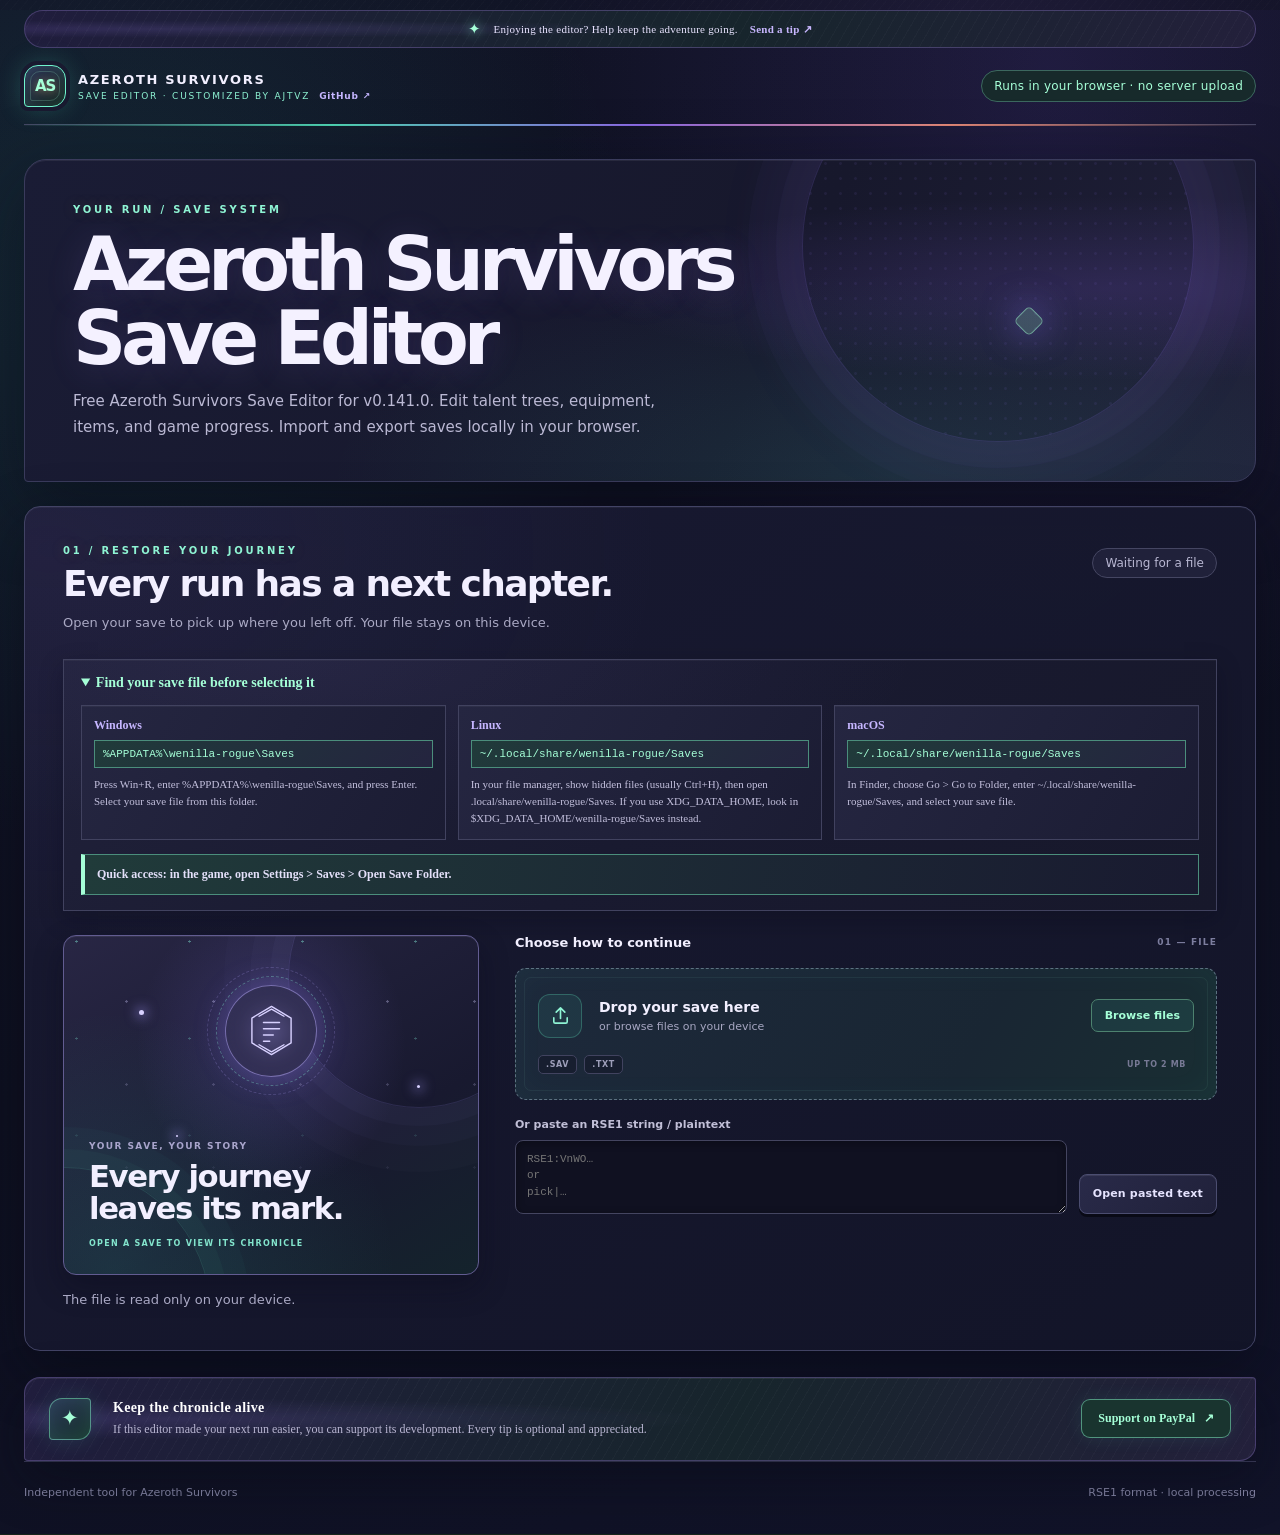
<file: index.html>
<!doctype html>
<html lang="en">
<head>
  <meta charset="utf-8">
  <meta name="viewport" content="width=device-width, initial-scale=1">
  <meta name="description" content="Free Azeroth Survivors Save Editor for v0.141.0. Edit talent trees, equipment, items, and game progress. Import and export saves locally in your browser.">
  <meta name="author" content="ajtvz">
  <meta name="robots" content="index, follow">
  <link rel="canonical" href="https://ajtvz.github.io/ASeditor/">
  <meta name="theme-color" content="#0c1215">
  <link rel="icon" href="./assets/icons/favicon.ico" sizes="any">
  <link rel="icon" type="image/svg+xml" href="./assets/icons/favicon.svg">
  <link rel="icon" type="image/png" sizes="48x48" href="./assets/icons/favicon.png">
  <link rel="icon" type="image/png" sizes="96x96" href="./assets/icons/favicon-96.png">
  <link rel="apple-touch-icon" sizes="180x180" href="./assets/icons/apple-touch-icon.png">
  <meta property="og:type" content="website">
  <meta property="og:site_name" content="ajtvz - Azeroth Survivors Save Editor">
  <meta property="og:title" content="Azeroth Survivors Save Editor | Talent &amp; Equipment Editor">
  <meta property="og:description" content="Free Azeroth Survivors Save Editor. Edit talent trees, equipment, items, and game progress. Import and export saves locally in your browser.">
  <meta property="og:url" content="https://ajtvz.github.io/ASeditor/">
  <meta property="og:image" content="https://raw.githubusercontent.com/ajtvz/ASeditor/main/docs/screenshots/editor-home.png">
  <meta property="og:image:alt" content="Azeroth Survivors Save Editor interface">
  <meta name="twitter:card" content="summary_large_image">
  <meta name="twitter:title" content="Azeroth Survivors Save Editor | Talent &amp; Equipment Editor">
  <meta name="twitter:description" content="Free Azeroth Survivors Save Editor. Edit talent trees, equipment, items, and game progress. Import and export saves locally in your browser.">
  <meta name="twitter:image" content="https://raw.githubusercontent.com/ajtvz/ASeditor/main/docs/screenshots/editor-home.png">
  <meta name="twitter:image:alt" content="Azeroth Survivors Save Editor interface">
  <script type="application/ld+json">
    {
      "@context": "https://schema.org",
      "@graph": [
        {
          "@type": "WebSite",
          "name": "Azeroth Survivors Save Editor",
          "url": "https://ajtvz.github.io/ASeditor/"
        },
        {
          "@type": "SoftwareApplication",
          "name": "Azeroth Survivors Save Editor",
          "applicationCategory": "UtilitiesApplication",
          "operatingSystem": "Web browser",
          "url": "https://ajtvz.github.io/ASeditor/",
          "author": {
            "@type": "Person",
            "name": "ajtvz",
            "url": "https://github.com/ajtvz"
          },
          "description": "A browser-based save editor for Azeroth Survivors. Edit character progression, talent trees, equipment, items, and achievements. Save files are processed locally in the browser.",
          "offers": {
            "@type": "Offer",
            "price": "0",
            "priceCurrency": "USD"
          }
        }
      ]
    }
  </script>
  <title>Azeroth Survivors Save Editor | Talent &amp; Equipment Editor</title>
  <link rel="stylesheet" href="./styles.css?v=2">
  <script type="module" src="./src/app.js"></script>
</head>
<body>
  <div class="ambient" aria-hidden="true"></div>
  <aside class="support-banner support-banner-top shell" aria-label="Support this editor">
    <span class="support-spark" aria-hidden="true">✦</span>
    <span>Enjoying the editor? Help keep the adventure going.</span>
    <a href="https://paypal.me/aaronaj222" target="_blank" rel="noopener noreferrer">Send a tip <span aria-hidden="true">↗</span></a>
  </aside>
  <header class="site-header shell">
    <div class="brand-mark" aria-hidden="true">AS</div>
    <div class="brand-copy">
      <strong>AZEROTH SURVIVORS</strong>
      <div class="brand-byline">
        <span>SAVE EDITOR · CUSTOMIZED BY AJTVZ</span>
        <a href="https://github.com/ajtvz" target="_blank" rel="noopener noreferrer" aria-label="Visit ajtvz on GitHub">GitHub ↗</a>
      </div>
    </div>
    <span class="local-badge" data-i18n="Runs in your browser · no server upload">Runs in your browser · no server upload</span>
  </header>

  <main class="shell">
    <section class="hero">
      <p class="eyebrow" data-i18n="YOUR RUN / SAVE SYSTEM">YOUR RUN / SAVE SYSTEM</p>
      <h1 data-i18n="Azeroth Survivors Save Editor">Azeroth Survivors Save Editor</h1>
      <p data-i18n="Free Azeroth Survivors Save Editor for v0.141.0. Edit talent trees, equipment, items, and game progress. Import and export saves locally in your browser.">Free Azeroth Survivors Save Editor for v0.141.0. Edit talent trees, equipment, items, and game progress. Import and export saves locally in your browser.</p>
    </section>

    <section class="card import-card" aria-labelledby="import-title">
      <div class="import-heading">
        <div class="import-heading-copy">
          <p class="eyebrow" data-i18n="01 / RESTORE YOUR JOURNEY">01 / RESTORE YOUR JOURNEY</p>
          <h2 id="import-title" data-i18n="Every run has a next chapter.">Every run has a next chapter.</h2>
          <p data-i18n="Open your save to pick up where you left off. Your file stays on this device.">Open your save to pick up where you left off. Your file stays on this device.</p>
        </div>
        <span id="format-status" class="pill" data-i18n="Waiting for a file">Waiting for a file</span>
      </div>
      <details class="save-location-guide" open>
        <summary data-i18n="Find your save file before selecting it">Find your save file before selecting it</summary>
        <div class="save-location-grid">
          <section class="save-location">
            <h3 data-i18n="Windows">Windows</h3>
            <code>%APPDATA%\wenilla-rogue\Saves</code>
            <p data-i18n="Press Win+R, enter %APPDATA%\wenilla-rogue\Saves, and press Enter. Select your save file from this folder.">Press Win+R, enter %APPDATA%\wenilla-rogue\Saves, and press Enter. Select your save file from this folder.</p>
          </section>
          <section class="save-location">
            <h3 data-i18n="Linux">Linux</h3>
            <code>~/.local/share/wenilla-rogue/Saves</code>
            <p data-i18n="In your file manager, show hidden files (usually Ctrl+H), then open .local/share/wenilla-rogue/Saves. If you use XDG_DATA_HOME, look in $XDG_DATA_HOME/wenilla-rogue/Saves instead.">In your file manager, show hidden files (usually Ctrl+H), then open .local/share/wenilla-rogue/Saves. If you use XDG_DATA_HOME, look in $XDG_DATA_HOME/wenilla-rogue/Saves instead.</p>
          </section>
          <section class="save-location">
            <h3 data-i18n="macOS">macOS</h3>
            <code>~/.local/share/wenilla-rogue/Saves</code>
            <p data-i18n="In Finder, choose Go > Go to Folder, enter ~/.local/share/wenilla-rogue/Saves, and select your save file.">In Finder, choose Go &gt; Go to Folder, enter ~/.local/share/wenilla-rogue/Saves, and select your save file.</p>
          </section>
        </div>
        <p class="save-location-tip" data-i18n="Quick access: in the game, open Settings > Saves > Open Save Folder.">Quick access: in the game, open Settings &gt; Saves &gt; Open Save Folder.</p>
      </details>
      <div class="import-experience">
        <div id="save-profile" class="import-art save-profile" aria-live="polite">
          <div class="import-art-stars"></div>
          <div class="profile-placeholder">
            <div class="import-seal" aria-hidden="true">
            <svg viewBox="0 0 64 64" fill="none">
              <path d="M32 5 54 18v28L32 59 10 46V18L32 5Z" />
              <path d="M23 23h18M23 30h18M23 37h11M23 44h7" />
              <path d="M18 16 32 8l14 8M18 48l14 8 14-8" />
            </svg>
            </div>
            <div class="import-art-copy">
              <span>YOUR SAVE, YOUR STORY</span>
              <strong>Every journey leaves its mark.</strong>
              <small>OPEN A SAVE TO VIEW ITS CHRONICLE</small>
            </div>
          </div>
          <span class="import-art-spark spark-one"></span><span class="import-art-spark spark-two"></span><span class="import-art-spark spark-three"></span>
        </div>
        <div class="import-options">
          <div class="import-option-heading"><span data-i18n="Choose how to continue">Choose how to continue</span><span data-i18n="01 — FILE">01 — FILE</span></div>
          <label id="drop-zone" class="drop-zone" for="save-file">
            <input id="save-file" type="file" accept=".sav,.txt,text/plain">
            <span class="upload-icon" aria-hidden="true">
              <svg viewBox="0 0 24 24" fill="none"><path d="M12 15V4m0 0L7.5 8.5M12 4l4.5 4.5M5 14.5v4A1.5 1.5 0 0 0 6.5 20h11a1.5 1.5 0 0 0 1.5-1.5v-4" /></svg>
            </span>
            <span class="drop-copy"><strong data-i18n="Drop your save here">Drop your save here</strong><small data-i18n="or browse files on your device">or browse files on your device</small></span>
            <span class="browse-button" data-i18n="Browse files">Browse files</span>
            <span class="file-hints"><span>.SAV</span><span>.TXT</span><span data-i18n="UP TO 2 MB">UP TO 2 MB</span></span>
          </label>
          <div class="paste-zone">
            <label for="save-input" data-i18n="Or paste an RSE1 string / plaintext">Or paste an RSE1 string / plaintext</label>
            <textarea id="save-input" rows="3" spellcheck="false" placeholder="RSE1:VnWO…&#10;or&#10;pick|…"></textarea>
            <button id="load-text" class="button secondary" type="button" data-i18n="Open pasted text">Open pasted text</button>
          </div>
        </div>
      </div>
      <p id="message" class="message" role="status" aria-live="polite" data-i18n="The file is read only on your device.">The file is read only on your device.</p>
    </section>

    <section id="workspace" class="workspace" hidden>
      <div class="workspace-top">
        <div><p class="eyebrow" data-i18n="02 / EDITOR">02 / EDITOR</p><h2 data-i18n="Account progress">Account progress</h2><p id="save-summary" class="muted"></p></div>
        <div class="export-actions"><button id="undo-bulk" class="button secondary" type="button" hidden>Undo bulk</button><button id="copy-save" class="button secondary" type="button" data-i18n="Copy RSE1">Copy RSE1</button><button id="download-save" class="button primary" type="button" data-i18n="Download .sav">Download .sav</button></div>
      </div>
      <div class="editor-layout">
        <nav class="tabs" aria-label="Editor sections">
          <button class="tab active" data-tab="zones" type="button" data-i18n="Zones">Zones</button>
          <button class="tab" data-tab="codex" type="button" data-i18n="Codex">Codex</button>
          <button class="tab" data-tab="achievements" type="button" data-i18n="Achievements">Achievements</button>
          <button class="tab" data-tab="perks" type="button" data-i18n="Perks">Perks</button>
          <button class="tab" data-tab="heroes" type="button" data-i18n="Heroes">Heroes</button>
          <button class="tab" data-tab="gear" type="button" data-i18n="Gear">Gear</button>
          <button class="tab" data-tab="other" type="button" data-i18n="Other">Other</button>
          <button class="tab" data-tab="raw" type="button" data-i18n="Plaintext">Plaintext</button>
        </nav>
        <div class="panel card">
          <div id="panel-header" class="panel-header"></div>
          <div id="panel-body"></div>
        </div>
      </div>
      <p class="footnote" data-i18n="Importing into the game replaces current progress. Keep the original file until you verify the result in game. Unknown lines are preserved when editing through forms.">Importing into the game replaces current progress. Keep the original file until you verify the result in game. Unknown lines are preserved when editing through forms.</p>
    </section>
  </main>
  <aside class="support-banner support-banner-bottom shell" aria-label="Support this editor">
    <div class="support-emblem" aria-hidden="true">✦</div>
    <div class="support-copy">
      <strong>Keep the chronicle alive</strong>
      <span>If this editor made your next run easier, you can support its development. Every tip is optional and appreciated.</span>
    </div>
    <a class="support-button" href="https://paypal.me/aaronaj222" target="_blank" rel="noopener noreferrer">Support on PayPal <span aria-hidden="true">↗</span></a>
  </aside>
  <footer class="shell footer"><span data-i18n="Independent tool for Azeroth Survivors">Independent tool for Azeroth Survivors</span><span data-i18n="RSE1 format · local processing">RSE1 format · local processing</span></footer>
</body>
</html>
</file>
<file: styles.css>
:root{color-scheme:dark;--bg:#0c1215;--card:#141c21;--card2:#1b252a;--line:#344047;--text:#ecf0ed;--muted:#a9b5b3;--gold:#d4ae6a;--blue:#8ebbc7;--green:#a6d2ad;--red:#ef9a93;font-family:Inter,ui-sans-serif,system-ui,-apple-system,"Segoe UI",sans-serif}
*{box-sizing:border-box}body{margin:0;background:var(--bg);color:var(--text);min-height:100vh}.ambient{position:fixed;inset:0;z-index:-1;background:radial-gradient(circle at 12% -10%,#41616738,transparent 42%),radial-gradient(circle at 90% 14%,#604a2e30,transparent 34%),linear-gradient(#0c1215,#101618)}.shell{width:min(1180px,calc(100% - 40px));margin-inline:auto}.site-header{display:flex;align-items:center;gap:12px;padding:24px 0;border-bottom:1px solid #ffffff17}.brand-mark{display:grid;place-items:center;width:40px;height:40px;border:1px solid var(--gold);border-radius:9px;color:var(--gold);font-family:Georgia,serif;font-weight:700}.brand-copy{display:flex;flex-direction:column;gap:2px;letter-spacing:.12em;font-size:12px}.brand-copy span{color:var(--gold);font-size:10px;letter-spacing:.27em}.local-badge{margin-left:auto;color:var(--green);font-size:12px;border:1px solid #5f8d6859;border-radius:100px;padding:8px 12px}.hero{padding:64px 0 38px;max-width:760px}.eyebrow{margin:0 0 12px;color:var(--gold);font-size:11px;font-weight:800;letter-spacing:.22em}.hero h1{font-family:Georgia,serif;font-size:clamp(38px,5vw,62px);line-height:1.08;letter-spacing:-.035em;margin:0 0 20px;font-weight:500}.hero p:last-child{font-size:16px;line-height:1.65;color:var(--muted);margin:0}.card{background:linear-gradient(145deg,#192228,#11191d);border:1px solid var(--line);border-radius:16px;box-shadow:0 20px 70px #00000022}.import-card{padding:28px}.section-heading,.workspace-top{display:flex;align-items:flex-start;justify-content:space-between;gap:20px}.section-heading h2,.workspace-top h2{font-family:Georgia,serif;font-size:29px;font-weight:500;margin:0 0 22px}.pill{border:1px solid var(--line);background:#ffffff08;border-radius:100px;padding:7px 12px;color:var(--muted);font-size:12px}.pill.good{color:var(--green);border-color:#668c6d}.import-grid{display:grid;grid-template-columns:1fr 1fr;gap:18px}.drop-zone{display:flex;flex-direction:column;justify-content:center;align-items:center;text-align:center;min-height:225px;border:1px dashed #637c80;border-radius:12px;background:#20303647;cursor:pointer;transition:.2s}.drop-zone:hover,.drop-zone.dragging{border-color:var(--gold);background:#d4ae6a13}.drop-zone input{display:none}.drop-zone small{color:var(--muted);margin-top:7px}.upload-icon{font-size:32px;color:var(--gold);margin-bottom:10px}.paste-zone{display:flex;flex-direction:column;gap:9px}.paste-zone label,.field-label{font-size:13px;color:var(--muted);font-weight:600}textarea,input,select{font:inherit;color:var(--text);background:#0c1418;border:1px solid #425058;border-radius:8px;outline:none}textarea:focus,input:focus,select:focus{border-color:var(--gold)}textarea{width:100%;padding:12px;resize:vertical;min-height:108px}input,select{padding:9px 11px}input[type=checkbox]{accent-color:var(--gold);width:17px;height:17px}input[type=number]{width:140px}.button{border:1px solid transparent;border-radius:8px;padding:11px 16px;font:inherit;font-size:13px;font-weight:700;cursor:pointer;transition:.15s}.button:hover{filter:brightness(1.13)}.button:disabled{opacity:.5;cursor:wait}.primary{background:var(--gold);color:#172022}.secondary{color:var(--text);border-color:#566872;background:#243239}.danger{color:var(--red);border-color:#875751;background:transparent}.message{font-size:13px;color:var(--muted);margin:18px 0 0;min-height:20px}.message.error{color:var(--red)}.message.success{color:var(--green)}.workspace{padding:48px 0 36px}.workspace-top h2{margin-bottom:4px}.muted,.footnote{color:var(--muted);font-size:13px;line-height:1.6}.export-actions{display:flex;gap:10px;flex-wrap:wrap}.editor-layout{display:grid;grid-template-columns:215px 1fr;gap:20px;margin-top:24px;align-items:start}.tabs{display:flex;flex-direction:column;gap:6px}.tab{text-align:left;border:1px solid transparent;border-radius:8px;background:transparent;color:var(--muted);padding:13px 14px;font:inherit;font-size:13px;font-weight:650;cursor:pointer}.tab:hover{background:#ffffff0d;color:var(--text)}.tab.active{background:#d4ae6a18;border-color:#d4ae6a55;color:var(--gold)}.panel{padding:26px;min-height:470px}.panel-header{border-bottom:1px solid var(--line);padding-bottom:18px;margin-bottom:22px}.panel-header h3{font-family:Georgia,serif;font-size:27px;font-weight:500;margin:0 0 7px}.panel-header p{font-size:13px;line-height:1.6;color:var(--muted);margin:0}.toolbar{display:flex;gap:12px;align-items:end;flex-wrap:wrap;margin-bottom:20px}.field{display:flex;flex-direction:column;gap:7px}.field>label{font-size:12px;color:var(--muted);font-weight:700}.field.grow{flex:1}.field.grow input{width:100%}.grid-list{display:grid;grid-template-columns:repeat(2,minmax(0,1fr));gap:8px}.check-row,.rank-row{display:flex;align-items:center;gap:10px;min-width:0;padding:10px 12px;border:1px solid #35434a;border-radius:8px;background:#1b262b}.check-row span,.rank-row span{flex:1;overflow-wrap:anywhere;font-size:13px}.check-row small,.rank-row small{color:var(--muted);font-size:11px}.rank-row input{width:100px}.stack{display:flex;flex-direction:column;gap:9px}.subheading{font-size:14px;color:var(--gold);font-weight:700;margin:24px 0 12px}.hint{font-size:12px;line-height:1.6;color:var(--muted)}.inline-form{display:flex;gap:9px;flex-wrap:wrap;margin:18px 0}.inline-form input{min-width:180px;flex:1}.inline-form button{white-space:nowrap}.tag{font-size:10px;font-weight:800;text-transform:uppercase;letter-spacing:.08em;color:var(--blue)}.raw-editor{height:440px;font-family:ui-monospace,SFMono-Regular,Consolas,monospace;font-size:12px;line-height:1.55}.small-button{padding:6px 10px;font-size:11px}.stat-grid{display:grid;grid-template-columns:repeat(2,minmax(0,1fr));gap:12px}.stat-grid .field input{width:100%}.footer{display:flex;justify-content:space-between;gap:12px;border-top:1px solid #ffffff17;padding:24px 0 35px;color:#809092;font-size:11px}.footnote{margin-top:20px}code{color:#e9c489;font-size:.9em} [hidden]{display:none!important}
@media(max-width:640px){
  .support-banner-top{justify-content:space-between;gap:7px;padding-inline:11px;font-size:10px}
  .support-banner-bottom{align-items:flex-start;flex-wrap:wrap;gap:13px;padding:17px}
  .support-emblem{width:36px;height:36px}
  .support-copy{flex-basis:calc(100% - 52px)}
  .support-button{width:100%;justify-content:center}
}
.item-list{max-height:390px;overflow:auto;padding-right:5px}
.language-switch{display:flex;align-items:center;gap:8px;color:var(--gold)}.language-switch svg{width:21px;height:21px;fill:none;stroke:currentColor;stroke-width:1.7;stroke-linecap:round;stroke-linejoin:round}.language-switch select{min-width:100px}.sr-only{position:absolute;width:1px;height:1px;padding:0;margin:-1px;overflow:hidden;clip:rect(0,0,0,0);white-space:nowrap;border:0}.picker-with-icon{display:flex;align-items:center;gap:8px}.picker-with-icon select{min-width:155px}.game-icon{width:32px;height:32px;flex:none;border-radius:4px;object-fit:cover;border:1px solid #6b7580}.item-row small{white-space:nowrap}.item-row .game-icon{width:30px;height:30px}.item-row.uncollected .game-icon{filter:grayscale(1);opacity:.5}
.atlas-icon{display:inline-block;background-image:url("./assets/icons/game-atlas.png");background-repeat:no-repeat}.check-row .game-icon,.check-row .codex-icon,.rank-row .game-icon,.rank-row .codex-icon{flex:none}
.talent-summary{display:grid;grid-template-columns:repeat(3,minmax(0,1fr));gap:10px;margin-bottom:14px}.talent-stat{display:flex;flex-direction:column;gap:4px;background:#2030366b;border:1px solid var(--line);border-radius:9px;padding:13px 15px}.talent-stat small{color:var(--muted);font-size:12px}.talent-stat strong{font-size:24px;font-weight:650;font-variant-numeric:tabular-nums}.talent-xp{display:flex;justify-content:space-between;gap:12px;flex-wrap:wrap;color:var(--muted);font-size:12px;margin-bottom:18px}.talent-xp progress{width:100%;height:9px;accent-color:var(--gold)}.talent-warning{color:var(--red)}
.codex-icon{position:relative;width:32px;height:32px;flex:none}.codex-icon .game-icon:last-child{position:absolute;right:-3px;bottom:-3px;width:17px;height:17px;border-color:var(--gold)}
.talent-xp-metrics{display:grid;grid-template-columns:repeat(3,minmax(0,1fr));gap:8px;margin:0 0 22px}.talent-xp-metrics>div{display:flex;flex-direction:column;gap:3px;padding:10px 12px;border:1px solid var(--line);border-radius:8px;background:#0d171b}.talent-xp-metrics small{color:var(--muted);font-size:11px}.talent-xp-metrics strong{font-size:15px;font-variant-numeric:tabular-nums}.talent-trees{display:grid;grid-template-columns:repeat(3,minmax(0,1fr));gap:12px}.talent-tree{min-width:0;padding:12px;border:1px solid var(--line);border-radius:11px;background:#101a1e}.talent-tree-heading{display:flex;align-items:center;gap:9px;margin-bottom:11px;border-bottom:1px solid var(--line);padding-bottom:10px}.talent-tree-heading h4{margin:0;flex:1;font-size:15px}.talent-tree-heading small{color:var(--gold)}.talent-node{display:grid;grid-template-columns:36px minmax(0,1fr) 54px;align-items:center;gap:8px;min-height:64px;margin-bottom:7px;padding:7px;border:1px solid #35434a;border-radius:8px;background:#1b262b}.talent-node.selected{border-color:#9e7b44}.talent-node .game-icon{width:36px;height:36px}.talent-copy{display:flex;flex-direction:column;gap:3px;min-width:0}.talent-copy strong{font-size:12px;line-height:1.3}.talent-description{color:var(--muted);font-size:10px;line-height:1.35}.talent-description summary{cursor:pointer;display:-webkit-box;-webkit-line-clamp:2;-webkit-box-orient:vertical;overflow:hidden;list-style:none}.talent-description summary::-webkit-details-marker{display:none}.talent-description[open] summary{display:block}.talent-node input{width:54px;padding:6px 4px;text-align:center;font-size:13px}
.achievement-total{color:var(--gold);font-size:14px;font-weight:700}.achievement-card{align-items:flex-start;min-height:76px}.achievement-card .game-icon{width:38px;height:38px}.achievement-card input{margin-top:10px}.achievement-copy{display:flex;flex-direction:column;gap:4px;min-width:0}.achievement-copy strong{font-size:13px}.achievement-copy small{font-size:11px;line-height:1.35}.achievement-copy .achievement-date{color:var(--gold)}.achievement-card:not(.earned) .game-icon{filter:grayscale(1);opacity:.55}
.codex-class-section{margin:22px 0}.codex-class-heading{display:flex;align-items:center;gap:10px;margin-bottom:10px;padding-bottom:8px;border-bottom:1px solid var(--line)}.codex-class-heading strong{flex:1}.codex-class-heading small{color:var(--gold)}
.collection-summary{font-size:13px;color:var(--muted);margin:0 0 12px}.collection-scroll{overflow-x:auto;padding-bottom:8px}.collection-grid{display:grid;align-items:stretch;gap:4px;min-width:max-content}.collection-corner,.collection-slot{display:flex;align-items:end;justify-content:center;padding:0 2px 5px;color:var(--muted);font-size:10px;text-align:center;line-height:1.1}.collection-set{display:flex;flex-direction:column;justify-content:center;gap:2px;padding:5px 8px;border:1px solid #4b4332;border-radius:7px;background:#171c1c}.collection-set strong{font-size:13px}.collection-set small{font-size:10px;color:var(--muted);line-height:1.2}.collection-set.tier-2 strong{color:#6ab5f0}.collection-set.tier-3 strong{color:#c68cf3}.collection-set.tier-4 strong{color:#e9a850}.collection-set.tier-5 strong{color:#b394de}.collection-cell{position:relative;display:grid;place-items:center;width:54px;height:54px;padding:3px;border:1px solid #627076;border-radius:6px;background:#091014;cursor:pointer}.collection-cell:hover{border-color:var(--gold)}.collection-cell .game-icon{width:46px;height:46px}.collection-cell.uncollected .game-icon{filter:grayscale(1) brightness(.45);opacity:.7}.collection-cell input{position:absolute;right:1px;bottom:1px;width:15px;height:15px;margin:0;cursor:pointer}.collection-cell.tier-5.uncollected:after{content:"?";position:absolute;top:5px;left:18px;color:#d7c397;font-family:Georgia,serif;font-size:27px;line-height:1;pointer-events:none}.equipped-mark{position:absolute;right:-3px;top:-4px;border-radius:100px;background:var(--gold);color:#111;padding:1px 4px;font-size:9px;font-weight:800}
.collection-set.tier-7 strong{color:#c68cf3}
@media(max-width:1100px){.talent-trees{grid-template-columns:repeat(2,minmax(0,1fr))}}@media(max-width:640px){.talent-trees,.talent-xp-metrics{grid-template-columns:1fr}.achievement-list{grid-template-columns:1fr}}
@media(max-width:800px){.editor-layout{grid-template-columns:1fr}.tabs{flex-direction:row;overflow-x:auto;padding-bottom:4px}.tab{flex:0 0 auto}.workspace-top{flex-direction:column}.import-grid{grid-template-columns:1fr}.drop-zone{min-height:170px}}@media(max-width:540px){.shell{width:min(100% - 24px,1180px)}.site-header{padding:18px 0}.brand-copy{font-size:10px}.local-badge{display:none}.hero{padding:40px 0 30px}.import-card,.panel{padding:18px}.grid-list,.stat-grid{grid-template-columns:1fr}.section-heading{align-items:flex-start}.pill{font-size:10px}.export-actions .button{flex:1}.footer{flex-direction:column}}

:root{
  color-scheme:dark;
  --bg:#090d16;
  --card:#111927;
  --card2:#172234;
  --line:#596071;
  --text:#f0e7ce;
  --muted:#b7b09f;
  --gold:#d8b66c;
  --blue:#92b8d5;
  --green:#9fca9b;
  --red:#e58b7c;
  font-family:Georgia,"Palatino Linotype",serif;
  background:var(--bg);
}
html{scroll-behavior:smooth}
body{
  background:
    radial-gradient(ellipse at 50% 5%,#27354c 0,transparent 46%),
    linear-gradient(180deg,#0d1421 0,#090d16 65%,#0d111a 100%);
  color:var(--text);
  font-family:Georgia,"Palatino Linotype",serif;
}
.ambient{
  background:
    radial-gradient(ellipse at 50% 0%,#8c6b3520,transparent 52%),
    radial-gradient(ellipse at 0% 40%,#29395440,transparent 44%),
    radial-gradient(ellipse at 100% 38%,#402b3850,transparent 42%),
    repeating-linear-gradient(115deg,#ffffff03 0 1px,transparent 1px 5px),
    linear-gradient(#0b111c,#090d16);
}
.shell{width:min(1240px,calc(100% - 48px))}
.site-header{
  position:relative;
  padding:22px 4px;
  border-bottom:1px solid #b08a4d75;
  box-shadow:0 1px 0 #f1d89912;
}
.site-header:after{
  position:absolute;
  right:0;
  bottom:-2px;
  left:0;
  height:3px;
  background:linear-gradient(90deg,transparent,#9c7a43,#e5ce92,#9c7a43,transparent);
  content:"";
  opacity:.65;
}
.brand-mark{
  position:relative;
  width:48px;
  height:48px;
  border:1px solid #e0bf76;
  border-radius:50%;
  background:radial-gradient(circle,#493a24 0,#171c28 70%);
  box-shadow:0 0 0 3px #151b26,0 0 0 4px #82683d,0 0 24px #d4ae6a38,inset 0 0 12px #d4ae6a30;
  color:#f1d899;
  font-size:17px;
  text-shadow:0 1px 8px #f4d18c80;
}
.brand-mark:after{
  position:absolute;
  inset:4px;
  border:1px solid #d5b87570;
  border-radius:50%;
  content:"";
}
.brand-copy{gap:4px;color:#f1e4c4;font-family:Georgia,"Palatino Linotype",serif}
.brand-copy strong{font-size:14px;letter-spacing:.16em}
.brand-copy span{color:#d7b76f;font-family:ui-sans-serif,system-ui,sans-serif;font-size:9px;letter-spacing:.24em}
.local-badge{
  border:1px solid #708b6b80;
  background:#101a1bba;
  color:#b5d09a;
  font-family:ui-sans-serif,system-ui,sans-serif;
  letter-spacing:.02em;
}
.language-switch{color:#e2c47d}
.language-switch select{min-width:108px}
.hero{
  position:relative;
  max-width:860px;
  padding:68px 0 42px;
}
.hero:after{
  display:block;
  width:min(440px,80%);
  height:1px;
  margin-top:28px;
  background:linear-gradient(90deg,#d4ae6a,transparent);
  content:"";
}
.eyebrow{
  color:#d5b466;
  font-family:ui-sans-serif,system-ui,sans-serif;
  font-size:10px;
  letter-spacing:.28em;
  text-shadow:0 0 14px #c6934840;
}
.hero h1,.section-heading h2,.workspace-top h2,.panel-header h3{
  color:#f3e7c7;
  font-family:Georgia,"Palatino Linotype",serif;
  text-shadow:0 2px 14px #000b;
}
.hero h1{font-size:clamp(42px,5.5vw,68px);letter-spacing:-.025em}
.hero p:last-child{max-width:680px;color:#c1baa9;font-size:16px;line-height:1.75}
.card{
  position:relative;
  overflow:hidden;
  border:1px solid #756342;
  border-radius:12px;
  background:linear-gradient(145deg,#172131f5,#101725f8 58%,#121a27f5);
  box-shadow:0 22px 68px #0009,inset 0 1px 0 #f7dfa126,inset 0 0 0 3px #080d1675;
}
.card:before{
  position:absolute;
  inset:5px;
  z-index:0;
  border:1px solid #d7b76b23;
  border-radius:8px;
  content:"";
  pointer-events:none;
}
.import-card,.panel{padding:30px}
.import-card>*,.panel>*{position:relative}
.section-heading,.workspace-top{align-items:center}
.section-heading h2,.workspace-top h2{font-size:30px}
.pill{
  border:1px solid #81704e;
  border-radius:4px;
  background:#121a27;
  color:#c8bea8;
  font-family:ui-sans-serif,system-ui,sans-serif;
}
.pill.good{border-color:#6e9a73;color:#b9dca4}
.drop-zone{
  position:relative;
  overflow:hidden;
  min-height:225px;
  border:1px dashed #b39459;
  border-radius:7px;
  background:
    radial-gradient(ellipse at center,#a47e3820,transparent 72%),
    linear-gradient(145deg,#182131,#111824);
  box-shadow:inset 0 0 35px #0005;
}
.drop-zone:after{
  position:absolute;
  inset:8px;
  border:1px solid #d4ae6a25;
  content:"";
  pointer-events:none;
}
.drop-zone:hover,.drop-zone.dragging{border-color:#f0d48d;background-color:#362c1c}
.drop-zone strong{font-size:17px;color:#eee0bd}
.drop-zone small,.paste-zone label,.field>label{color:#c6bda8}
.upload-icon{font-size:38px;color:#e0bf76;text-shadow:0 0 20px #d4ae6a80}
.paste-zone{padding:3px}
textarea,input,select{
  border:1px solid #566177;
  border-radius:5px;
  background:#0b111b;
  color:#f2e7cb;
  font-family:ui-sans-serif,system-ui,sans-serif;
  box-shadow:inset 0 2px 8px #0006;
}
textarea:focus,input:focus,select:focus{
  border-color:#e0bf76;
  box-shadow:0 0 0 2px #d4ae6a2b,inset 0 2px 8px #0006;
}
input[type=checkbox]{accent-color:#d6b66e}
button,.tab{font-family:ui-sans-serif,system-ui,sans-serif}
.button{
  border-radius:5px;
  letter-spacing:.015em;
  box-shadow:0 2px 0 #0006,inset 0 1px 0 #ffffff17;
}
.button:hover{filter:brightness(1.13);transform:translateY(-1px)}
.primary{
  border-color:#edcf82;
  background:linear-gradient(#e9cf8d,#b38a45);
  color:#211a10;
  text-shadow:0 1px #fff5;
}
.secondary{border-color:#6a7485;background:linear-gradient(#273448,#1a2535);color:#e9dfc6}
.danger{border-color:#91615b;color:#f0a197}
.message,.muted,.footnote{font-family:ui-sans-serif,system-ui,sans-serif}
.message.success{color:#b9dca4}
.message.error{color:#ffaaa0}
.workspace{padding-top:46px}
.workspace-top{padding:0 4px 16px}
.workspace-top h2{font-size:34px}
.workspace-top .muted{color:#afa995}
.editor-layout{grid-template-columns:205px minmax(0,1fr);gap:18px;margin-top:12px}
.tabs{
  position:sticky;
  top:18px;
  padding:8px;
  border:1px solid #62543b;
  border-radius:8px;
  background:linear-gradient(155deg,#151e2cf5,#101722f5);
  box-shadow:0 12px 30px #0005,inset 0 0 0 2px #080d1675;
}
.tab{
  position:relative;
  border:1px solid transparent;
  border-radius:4px;
  color:#b9b29f;
  font-size:12px;
  letter-spacing:.015em;
}
.tab:hover{background:#d4ae6a0d;color:#f2e6c6}
.tab.active{
  border-color:#9c7c49;
  background:linear-gradient(90deg,#70582c55,#d4ae6a12);
  color:#f0d38b;
  box-shadow:inset 3px 0 #d9b866,inset 0 1px #f4dfa326;
}
.panel{min-width:0}
.panel-header{
  border-bottom:1px solid #796541;
  box-shadow:0 1px 0 #ffffff0a;
}
.panel-header h3{font-size:29px}
.panel-header p{color:#b8b19f;font-family:ui-sans-serif,system-ui,sans-serif}
.toolbar{gap:14px}
.grid-list{gap:9px}
.check-row,.rank-row{
  border:1px solid #465267;
  border-radius:5px;
  background:linear-gradient(120deg,#1b2635,#151f2c);
  box-shadow:inset 0 1px 0 #ffffff0a;
}
.check-row:hover,.rank-row:hover{border-color:#987c4c;background:#202b39}
.check-row span,.rank-row span{color:#eee4ca}
.check-row small,.rank-row small{color:#b5ad99;font-family:ui-sans-serif,system-ui,sans-serif}
.subheading{color:#e0c278;font-family:ui-sans-serif,system-ui,sans-serif;letter-spacing:.035em}
.hint{color:#b7b09f;font-family:ui-sans-serif,system-ui,sans-serif}
.tag{color:#a7c4dc}
.footer{
  border-top:1px solid #79654175;
  color:#a59d89;
  font-family:ui-sans-serif,system-ui,sans-serif;
}
.game-icon{border-color:#95845f;box-shadow:0 1px 5px #0009}
.item-row.uncollected .game-icon{filter:grayscale(1) brightness(.5)}
.talent-xp-metrics>div,.talent-tree{
  border-color:#4b5669;
  background:linear-gradient(145deg,#172232,#111a28);
}
.talent-tree-heading{border-color:#65583f}
.talent-tree-heading h4{color:#e9dfc5}
.talent-tree-heading small{color:#e0c278}
.talent-node{
  border-color:#465267;
  background:linear-gradient(120deg,#1b2635,#151f2c);
}
.talent-node.selected{border-color:#c49b58;box-shadow:0 0 12px #bd94442b}
.talent-xp-metrics small,.talent-stat small{color:#b8b09e}
.talent-stat{
  border-color:#67583d;
  background:linear-gradient(145deg,#1b2635,#111a27);
}
.talent-xp{color:#bbb39f}
.achievement-total,.achievement-date{color:#e0c278}
.collection-set{border-color:#746344;background:linear-gradient(135deg,#202a38,#151d2a)}
.collection-set strong{color:#e9dfc7}
.collection-set small{font-family:ui-sans-serif,system-ui,sans-serif}
.collection-set.tier-2 strong{color:#7dc4f2}
.collection-set.tier-3 strong{color:#cd9bf5}
.collection-set.tier-4 strong{color:#f0bc63}
.collection-set.tier-5 strong{color:#c4a4ef}
.collection-set.tier-7 strong{color:#d2a4ff;text-shadow:0 0 12px #a366ed55}
.collection-cell{border-color:#606b7c;background:#0a1019;box-shadow:0 2px 6px #0008,inset 0 0 0 1px #ffffff0a}
.collection-cell:hover{border-color:#e4c478;box-shadow:0 0 12px #ddb96040}
.collection-cell.tier-5.uncollected:after{color:#e3c781}
.item-list{scrollbar-color:#9c7c49 #101722;scrollbar-width:thin}
::selection{background:#9e7a3d;color:#fff4d8}
:focus-visible{outline:2px solid #e3c679;outline-offset:2px}
@media(max-width:800px){
  .tabs{position:static}
  .editor-layout{gap:12px}
}
@media(max-width:640px){
  .shell{width:min(100% - 28px,1240px)}
  .site-header{gap:10px;padding:17px 0}
  .brand-mark{width:42px;height:42px}
  .brand-copy strong{font-size:11px}
  .brand-copy span{font-size:8px;letter-spacing:.15em}
  .local-badge{display:none}
  .language-switch{margin-left:auto}
  .hero{padding:44px 0 30px}
  .hero h1{font-size:clamp(38px,11vw,56px)}
  .import-card,.panel{padding:20px}
  .workspace{padding-top:34px}
  .workspace-top h2{font-size:29px}
  .section-heading{align-items:flex-start}
  .tabs{padding:5px}
  .tab{padding:10px}
}
@media(prefers-reduced-motion:reduce){
  html{scroll-behavior:auto}
  *,*:before,*:after{transition:none!important;animation:none!important}
}

.hero-selection-panel{
  margin-bottom:22px;
  padding:16px 18px;
  border:1px solid #d4ae6a66;
  border-radius:11px;
  background:linear-gradient(125deg,#d4ae6a12,#20303688 62%,#11191d);
  box-shadow:inset 0 1px 0 #f7dfa126;
}
.hero-selection-heading{
  display:flex;
  align-items:baseline;
  gap:10px;
  margin-bottom:13px;
}
.hero-selection-heading strong{
  color:#f0d48f;
  font-family:Georgia,"Palatino Linotype",serif;
  font-size:17px;
}
.hero-selection-heading small,.perk-card-copy small{
  color:var(--muted);
  font-size:12px;
}
.hero-selection-controls{
  display:grid;
  grid-template-columns:repeat(2,minmax(0,1fr));
  gap:14px;
}
.hero-selection-controls .field{min-width:0}
.hero-selection-controls .field select{width:100%}
.hero-selection-controls .picker-with-icon select{flex:1}
.hero-selection-controls .field:last-child>label{color:#e0c278}
.perk-grid{
  display:grid;
  grid-template-columns:repeat(2,minmax(0,1fr));
  gap:9px;
}
.perk-card{
  display:grid;
  grid-template-columns:minmax(0,1fr) 78px;
  align-items:center;
  gap:12px;
  min-width:0;
  padding:12px 14px;
  border:1px solid #756342;
  border-radius:9px;
  background:linear-gradient(135deg,#202b39,#151d23);
}
.perk-card-copy{display:flex;flex-direction:column;gap:4px;min-width:0}
.perk-card-copy strong{color:#eee4ca;font-size:13px;overflow-wrap:anywhere}
.perk-card input{width:100%;text-align:center}
.perk-rank-warning{grid-column:1/-1;color:var(--red);font-size:11px}
@media(max-width:640px){
  .hero-selection-controls,.perk-grid{grid-template-columns:1fr}
  .hero-selection-heading{align-items:flex-start;flex-direction:column;gap:4px}
}

/* A brighter field-journal direction, distinct from the original dark armory. */
:root{
  color-scheme:light;
  --bg:#17241b;
  --card:#ead9af;
  --card2:#ddc99a;
  --line:#967b4b;
  --text:#30281b;
  --muted:#66583e;
  --gold:#a96d22;
  --blue:#335d77;
  --green:#45683d;
  --red:#9c4438;
  font-family:Georgia,"Palatino Linotype",serif;
  background:#17241b;
}
body{
  color:#32291a;
  background:
    radial-gradient(ellipse at 50% 10%,#526441 0,transparent 52%),
    radial-gradient(ellipse at 8% 72%,#283e2c 0,transparent 44%),
    radial-gradient(ellipse at 95% 78%,#273b2b 0,transparent 42%),
    linear-gradient(135deg,#18251c,#253627 48%,#17231a);
}
.ambient{
  background:
    radial-gradient(ellipse at 50% 2%,#c4a66a1c,transparent 55%),
    repeating-linear-gradient(35deg,#f3e5bf05 0 1px,transparent 1px 5px),
    linear-gradient(180deg,#1d2c21,#17231a);
}
.shell{width:min(1320px,calc(100% - 56px))}
.site-header{
  padding:17px 0;
  border-bottom:1px solid #c9a763;
  box-shadow:0 1px 0 #09130b;
}
.site-header:after{height:1px;background:linear-gradient(90deg,transparent,#e6ce93,transparent);opacity:.8}
.brand-mark{
  width:42px;height:42px;
  border:2px solid #d5b875;
  background:radial-gradient(circle,#405138,#18231b 72%);
  box-shadow:0 0 0 3px #1c2a20,0 0 0 4px #a67b36;
  color:#f0d48b;
}
.brand-mark:after{border-color:#d5b87588}
.brand-copy{color:#f2e6c6}
.brand-copy span{color:#d8b66c}
.local-badge{border-color:#88976a;background:#263529;color:#d4dbb4}
.hero{
  max-width:none;
  padding:45px 0 30px;
}
.hero:after{display:none}
.hero h1{max-width:900px;font-size:clamp(38px,5vw,58px);letter-spacing:-.02em}
.hero p:last-child{max-width:760px;color:#e0d4b8;font-size:15px}
.eyebrow{color:#e0c278}
.import-card,.panel{
  overflow:visible;
  border:1px solid #8e713f;
  border-radius:3px;
  background:
    radial-gradient(ellipse at 20% 0%,#fff5d366,transparent 48%),
    repeating-linear-gradient(0deg,#735a2a08 0 1px,transparent 1px 4px),
    linear-gradient(135deg,#f0e2bd,#e6d3a8 52%,#deca9b);
  box-shadow:0 22px 55px #08130b80,inset 0 0 0 4px #f4e8c9,inset 0 0 0 5px #b3955c;
}
.card:before{display:none}
.import-card,.panel{padding:30px}
.section-heading h2,.workspace-top h2,.panel-header h3,.hero h1{
  color:#352a19;
  text-shadow:0 1px #fff3d4a8;
}
.section-heading h2,.workspace-top h2{font-size:30px}
.pill{border-color:#a38b5d;background:#f2e5c7;color:#665331}
.pill.good{border-color:#789161;color:#3e6539}
.import-grid{gap:22px}
.drop-zone{
  border:1px dashed #9f7d3e;
  border-radius:3px;
  background:
    radial-gradient(ellipse at center,#fff9e355,transparent 74%),
    linear-gradient(135deg,#e7d4a8,#dcc493);
  box-shadow:inset 0 0 0 5px #f1e4c4,inset 0 0 0 6px #b49a65;
}
.drop-zone:after{inset:13px;border-color:#9677434d}
.drop-zone strong{color:#3f321f}
.drop-zone small,.paste-zone label,.field>label{color:#665539}
.upload-icon{color:#8e6323;text-shadow:none}
.paste-zone{padding:3px}
textarea,input,select{
  border:1px solid #9c8558;
  border-radius:3px;
  background:#f7edd5;
  color:#352a1b;
  box-shadow:inset 0 1px 3px #513c1d26;
}
textarea:focus,input:focus,select:focus{
  border-color:#a56f27;
  box-shadow:0 0 0 2px #a56f2726,inset 0 1px 3px #513c1d20;
}
input[type=checkbox]{accent-color:#577345}
.button{
  border-radius:3px;
  box-shadow:0 2px 0 #66451e55,inset 0 1px 0 #fff7;
}
.button:hover{transform:translateY(-1px);filter:brightness(1.04)}
.primary{
  border-color:#a17635;
  background:linear-gradient(#ddc27d,#b5883d);
  color:#2e2517;
  text-shadow:none;
}
.secondary{border-color:#71805d;background:linear-gradient(#526a4c,#354a36);color:#f5ebd1}
.danger{border-color:#a06652;color:#8f4033}
.message,.muted,.footnote{color:#55482f}
.message.success{color:#42623a}
.message.error{color:#913a31}
.workspace{padding-top:34px}
.workspace-top{
  align-items:end;
  padding:17px 22px;
  border:1px solid #bca46f;
  border-bottom:0;
  background:linear-gradient(90deg,#203428,#31472e 50%,#203428);
  box-shadow:0 8px 18px #09140b60;
}
.workspace-top h2{color:#f0e2bd;text-shadow:0 2px #10190f}
.workspace-top .muted{color:#d0c29f}
.editor-layout{grid-template-columns:230px minmax(0,1fr);gap:0;margin-top:0}
.tabs{
  position:sticky;
  top:18px;
  gap:4px;
  padding:12px 10px;
  border:1px solid #947747;
  border-right:0;
  border-radius:3px 0 0 3px;
  background:linear-gradient(180deg,#23372a,#1a2a20);
  box-shadow:0 12px 26px #09140b55;
}
.tab{
  border:1px solid transparent;
  border-radius:2px;
  color:#d5c7a6;
  font-family:Georgia,"Palatino Linotype",serif;
  font-size:14px;
}
.tab:hover{background:#e2c67b19;color:#fff0ca}
.tab.active{
  border-color:#aa8849;
  background:linear-gradient(90deg,#ddc27a2c,#ddc27a0b);
  color:#f0d38b;
  box-shadow:inset 3px 0 #e1bf6d;
}
.panel{
  min-height:470px;
  border-radius:0 3px 3px 0;
  box-shadow:0 16px 38px #09130b70,inset 0 0 0 4px #f4e8c9,inset 0 0 0 5px #b3955c;
}
.panel-header{border-color:#a48b5a;box-shadow:0 1px 0 #fff5}
.panel-header h3{font-size:29px}
.panel-header p{color:#66583e}
.toolbar{gap:14px}
.grid-list{gap:9px}
.check-row,.rank-row{
  border:1px solid #b49c6a;
  border-radius:3px;
  background:linear-gradient(120deg,#f3e6c8,#ead9b3);
  box-shadow:inset 0 1px #fff9;
}
.check-row:hover,.rank-row:hover{border-color:#9c752e;background:#f7ebd1}
.check-row span,.rank-row span{color:#382d1d}
.check-row small,.rank-row small{color:#6e5d3b}
.subheading{color:#6c5428}
.hint{color:#65583e}
.tag{color:#315c6d}
.footer{border-color:#bd9c5e;color:#dbcfb1}
.game-icon{border-color:#8f7748;box-shadow:0 1px 4px #39290e40}
.item-row.uncollected .game-icon{filter:grayscale(1) brightness(.66)}
.talent-xp-metrics>div,.talent-tree{
  border-color:#b39b6a;
  background:linear-gradient(145deg,#f1e3c2,#e7d4ac);
}
.talent-tree-heading{border-color:#b29a66}
.talent-tree-heading h4{color:#40311e}
.talent-tree-heading small{color:#795c28}
.talent-node{
  border-color:#b7a16f;
  background:linear-gradient(120deg,#f6e9ca,#ead9b3);
}
.talent-node.selected{border-color:#a17635;box-shadow:0 0 10px #9f752a35}
.talent-copy strong{color:#382d1d}
.talent-description{color:#63563d}
.talent-xp-metrics small,.talent-stat small{color:#6a5a3d}
.talent-stat{
  border-color:#a9905c;
  background:linear-gradient(145deg,#f3e5c5,#e6d2a8);
}
.talent-stat strong{color:#3e3020}
.talent-xp{color:#63563d}
.achievement-total,.achievement-date{color:#735723}
.achievement-copy strong{color:#352c1d}
.achievement-copy small{color:#61553e}
.collection-set{border-color:#a88e59;background:linear-gradient(135deg,#f0e2bf,#e4d0a6)}
.collection-set strong{color:#3e301e}
.collection-set small{color:#6c5a39}
.collection-set.tier-2 strong{color:#316783}
.collection-set.tier-3 strong{color:#75529b}
.collection-set.tier-4 strong{color:#935c1e}
.collection-set.tier-5 strong{color:#684b91}
.collection-set.tier-7 strong{color:#8053a0;text-shadow:none}
.collection-cell{border-color:#927b50;background:#d9c596;box-shadow:0 2px 4px #55432338,inset 0 0 0 1px #fff6}
.collection-cell:hover{border-color:#a17635;box-shadow:0 0 10px #956b2d45}
.collection-cell.tier-5.uncollected:after{color:#795e27}
.item-list{scrollbar-color:#9a7840 #e1d0aa;scrollbar-width:thin}
::selection{background:#87956a;color:#fff8e4}
:focus-visible{outline:2px solid #8c682e;outline-offset:2px}
@media(max-width:800px){
  .tabs{position:static;border-right:1px solid #947747;border-radius:3px}
  .editor-layout{gap:12px}
  .workspace-top{border-bottom:1px solid #bca46f}
  .panel{border-radius:3px}
}
@media(max-width:640px){
  .shell{width:min(100% - 28px,1320px)}
  .site-header{padding:15px 0}
  .brand-mark{width:38px;height:38px}
  .hero{padding:35px 0 25px}
  .hero h1{font-size:clamp(36px,10vw,52px)}
  .import-card,.panel{padding:20px}
  .workspace-top{padding:16px}
  .section-heading h2,.workspace-top h2{font-size:26px}
  .tabs{padding:6px}
  .tab{font-size:12px;padding:10px}
}

/* Riftbound: an original, high-contrast expedition dashboard. */
:root{
  color-scheme:dark;
  --bg:#0e1020;
  --card:#191a30;
  --card2:#20213a;
  --line:#363753;
  --text:#f2efff;
  --muted:#a9a8c4;
  --gold:#a5ffd7;
  --blue:#92a4ff;
  --green:#77edbc;
  --red:#ff927f;
  font-family:Inter,ui-sans-serif,system-ui,-apple-system,"Segoe UI",sans-serif;
}
body{
  color:var(--text);
  background:
    radial-gradient(ellipse at 82% 4%,#7b54dc27,transparent 34%),
    radial-gradient(ellipse at 8% 18%,#35d9b21c,transparent 32%),
    linear-gradient(155deg,#111326,#0e1020 52%,#111329);
}
.ambient{
  background:
    radial-gradient(ellipse at 78% 6%,#ae79ff18,transparent 35%),
    radial-gradient(ellipse at 11% 22%,#4ee6be14,transparent 36%),
    repeating-linear-gradient(130deg,#ffffff03 0 1px,transparent 1px 7px),
    linear-gradient(155deg,#111326,#0e1020 52%,#111329);
}
.shell{width:min(1280px,calc(100% - 48px))}
.site-header{
  border:0;
  border-bottom:1px solid #444563;
  box-shadow:0 1px 0 #ffffff08;
}
.site-header:after{height:2px;background:linear-gradient(90deg,transparent,#52edc2,#9b72ff,#ff957c,transparent);opacity:.85}
.brand-mark{
  border:1px solid #70f4ce;
  border-radius:14px 14px 14px 4px;
  background:linear-gradient(145deg,#2c3155,#15251f);
  box-shadow:0 0 0 4px #191a30,0 0 26px #4de3c344,inset 0 0 16px #71f6cd20;
  color:#a5ffd7;
  font-family:ui-sans-serif,system-ui,sans-serif;
  font-size:15px;
  letter-spacing:-.08em;
}
.brand-mark:after{inset:5px;border:1px solid #a5ffd733;border-radius:10px 10px 10px 2px}
.brand-copy{gap:4px;color:#f2efff;font-family:ui-sans-serif,system-ui,sans-serif}
.brand-copy strong{font-size:13px;font-weight:850;letter-spacing:.13em}
.brand-copy span{color:#8df2d2;font-size:9px;letter-spacing:.2em}
.brand-byline{display:flex;align-items:center;gap:9px}
.brand-byline a{color:#c6b6ff;font-size:9px;font-weight:700;letter-spacing:.08em;text-decoration:none}
.brand-byline a:hover,.brand-byline a:focus-visible{color:#fff;text-decoration:underline}
.support-banner{
  position:relative;
  display:flex;
  align-items:center;
  gap:12px;
  overflow:hidden;
  border:1px solid #6a5a9a88;
  color:#e9e4ff;
  background:
    radial-gradient(ellipse at 12% 50%,#a587ff24,transparent 35%),
    linear-gradient(105deg,#201d3d,#17252c 58%,#23203b);
}
.support-banner:before{
  position:absolute;
  inset:0;
  background:repeating-linear-gradient(120deg,#ffffff06 0 1px,transparent 1px 9px);
  content:"";
  pointer-events:none;
}
.support-banner>*{position:relative}
.support-banner-top{
  justify-content:center;
  min-height:38px;
  margin-top:10px;
  padding:6px 14px;
  border-radius:999px;
  font-size:11px;
  letter-spacing:.025em;
}
.support-spark{color:#a5ffd7;font-size:15px;text-shadow:0 0 12px #8df2d2}
.support-banner-top a{
  color:#c8b7ff;
  font-weight:800;
  text-decoration:none;
}
.support-banner a:hover,.support-banner a:focus-visible{color:#fff;text-decoration:underline}
.support-banner-bottom{
  justify-content:space-between;
  gap:22px;
  margin-top:26px;
  padding:20px 24px;
  border-radius:16px 4px 16px 4px;
  box-shadow:0 18px 50px #08091566,inset 0 1px #ffffff12;
}
.support-emblem{
  display:grid;
  width:42px;
  height:42px;
  flex:none;
  place-items:center;
  border:1px solid #80e9c588;
  border-radius:13px 4px 13px 4px;
  color:#a5ffd7;
  background:linear-gradient(145deg,#293554,#18352f);
  box-shadow:0 0 22px #4de3c322,inset 0 0 15px #71f6cd18;
  font-size:21px;
}
.support-copy{display:flex;flex:1;flex-direction:column;gap:4px}
.support-copy strong{color:#fff;font-size:14px;letter-spacing:.025em}
.support-copy span{max-width:680px;color:#b9b6d2;font-size:12px;line-height:1.55}
.support-button{
  display:inline-flex;
  flex:none;
  align-items:center;
  gap:9px;
  padding:11px 16px;
  border:1px solid #82eac488;
  border-radius:9px;
  color:#a5ffd7;
  background:#19342f;
  box-shadow:0 0 18px #4de3c318;
  font-size:12px;
  font-weight:800;
  text-decoration:none;
  transition:transform .16s ease,background .16s ease;
}
.support-button:hover{transform:translateY(-2px);background:#22483f}
.local-badge{
  border:1px solid #3c685f;
  background:#172a2b;
  color:#a5ffd7;
  font-family:ui-sans-serif,system-ui,sans-serif;
}
.language-switch{color:#a5ffd7}
.hero{
  position:relative;
  isolation:isolate;
  overflow:hidden;
  max-width:none;
  margin:34px 0 24px;
  padding:44px 48px 40px;
  border:1px solid #3a3b5c;
  border-radius:22px 4px 22px 4px;
  background:
    radial-gradient(ellipse at 88% 40%,#9368ff28,transparent 34%),
    radial-gradient(ellipse at 70% 100%,#45e9c51a,transparent 46%),
    linear-gradient(115deg,#1a1c35,#17182c 60%,#202039);
  box-shadow:0 24px 70px #08091580,inset 0 1px #ffffff12;
}
.hero:before{
  position:absolute;
  z-index:-1;
  top:-110px;
  right:5%;
  width:390px;
  aspect-ratio:1;
  border:1px solid #9a7cff2b;
  border-radius:50%;
  background:radial-gradient(circle,#9a7cff14 0 1px,transparent 2px);
  background-size:15px 15px;
  box-shadow:0 0 0 26px #9a7cff08,0 0 0 54px #9a7cff06,0 0 100px #9a7cff17;
  content:"";
  pointer-events:none;
}
.hero:after{
  position:absolute;
  right:calc(5% + 154px);
  top:calc(50% - 10px);
  z-index:-1;
  display:block;
  width:20px;
  height:20px;
  margin:0;
  border:1px solid #a5ffd777;
  border-radius:5px;
  background:#a5ffd733;
  box-shadow:0 0 35px #8b75ff99;
  content:"";
  transform:rotate(45deg);
}
.hero .eyebrow{color:#8ef4d4}
.hero h1{
  max-width:790px;
  margin-bottom:13px;
  color:#f4f1ff;
  font-family:ui-sans-serif,system-ui,sans-serif;
  font-size:clamp(42px,6.3vw,74px);
  font-weight:850;
  letter-spacing:-.07em;
  line-height:1;
  text-shadow:0 5px 35px #a37aff25;
}
.hero p:last-child{max-width:620px;color:#bbb9d4;font-family:ui-sans-serif,system-ui,sans-serif}
.card,.import-card,.panel{
  border:1px solid #3b3c5a;
  border-radius:16px;
  background:linear-gradient(145deg,#1a1b32f5,#151629f8);
  box-shadow:0 20px 58px #07081378,inset 0 1px #ffffff0c;
}
.card:before{display:none}
.import-card,.panel{padding:28px}
.section-heading h2,.workspace-top h2,.panel-header h3{
  color:#f2efff;
  font-family:ui-sans-serif,system-ui,sans-serif;
  font-weight:750;
  letter-spacing:-.04em;
  text-shadow:none;
}
.section-heading h2,.workspace-top h2{font-size:28px}
.pill{
  border:1px solid #454662;
  border-radius:100px;
  background:#20213a;
  color:#b8b7d2;
  font-family:ui-sans-serif,system-ui,sans-serif;
}
.pill.good{border-color:#397260;color:#8ef4c9}
.drop-zone{
  position:relative;
  overflow:hidden;
  border:1px dashed #5d8c83;
  border-radius:12px;
  background:linear-gradient(145deg,#1b2635,#17252c);
  box-shadow:inset 0 0 40px #4de3c20b;
}
.drop-zone:after{
  position:absolute;
  inset:10px;
  border:1px solid #9ffff014;
  border-radius:8px;
  content:"";
  pointer-events:none;
}
.drop-zone:hover,.drop-zone.dragging{border-color:#8ef4d4;background:#193331}
.drop-zone strong{color:#f2efff;font-family:ui-sans-serif,system-ui,sans-serif}
.drop-zone small,.paste-zone label,.field>label{color:#b6b5d0;font-family:ui-sans-serif,system-ui,sans-serif}
.upload-icon{color:#8ef4d4;text-shadow:0 0 22px #4de3c280}
textarea,input,select{
  border:1px solid #444560;
  border-radius:8px;
  background:#101121;
  color:#f2efff;
  font-family:ui-sans-serif,system-ui,sans-serif;
  box-shadow:inset 0 2px 8px #0005;
}
textarea:focus,input:focus,select:focus{
  border-color:#64e8c1;
  box-shadow:0 0 0 3px #4de3c21c,inset 0 2px 8px #0005;
}
input[type=checkbox]{accent-color:#68ecc3}
.button{
  border-radius:8px;
  font-family:ui-sans-serif,system-ui,sans-serif;
  box-shadow:0 3px 0 #090a16,inset 0 1px #ffffff16;
}
.button:hover{transform:translateY(-1px);filter:brightness(1.12)}
.primary{
  border-color:#9cffe0;
  background:linear-gradient(135deg,#9bffda,#52cfb4);
  color:#11251f;
}
.secondary{border-color:#4b4d70;background:linear-gradient(135deg,#292a49,#20213a);color:#e6e4ff}
.danger{border-color:#744553;color:#ff9e9c}
.message,.muted,.footnote{color:#aaa9c4;font-family:ui-sans-serif,system-ui,sans-serif}
.message.success{color:#8ef4c9}
.message.error{color:#ff9e9c}
.workspace{padding-top:35px}
.workspace-top{
  align-items:end;
  padding:0 4px 20px;
}
.workspace-top h2{font-size:34px}
.workspace-top .muted{color:#aaa9c4}
.editor-layout{display:flex;flex-direction:column;gap:12px;margin-top:0}
.tabs{
  position:static;
  display:grid;
  grid-template-columns:repeat(7,minmax(0,1fr));
  gap:5px;
  padding:7px;
  border:1px solid #3d3e5b;
  border-radius:12px;
  background:#151629;
  box-shadow:0 8px 26px #08091570,inset 0 1px #ffffff0c;
}
.tab{
  text-align:center;
  border:1px solid transparent;
  border-radius:8px;
  color:#aaa9c4;
  font-family:ui-sans-serif,system-ui,sans-serif;
  font-size:12px;
}
.tab:hover{background:#ffffff08;color:#f2efff}
.tab.active{
  border-color:#3b7768;
  background:linear-gradient(135deg,#4de3c21a,#9270ff17);
  color:#9cffe0;
  box-shadow:inset 0 0 20px #4de3c20c;
}
.panel{min-width:0}
.panel-header{
  border-bottom:1px solid #41425f;
  box-shadow:0 1px #ffffff08;
}
.panel-header h3{font-size:27px}
.panel-header p{color:#aaa9c4;font-family:ui-sans-serif,system-ui,sans-serif}
.grid-list{gap:9px}
.check-row,.rank-row{
  border:1px solid #383a58;
  border-radius:9px;
  background:linear-gradient(120deg,#20213a,#191a30);
  box-shadow:inset 0 1px #ffffff08;
}
.check-row:hover,.rank-row:hover{border-color:#5b6387;background:#252641}
.check-row span,.rank-row span{color:#e8e6fb}
.check-row small,.rank-row small{color:#aaa9c4;font-family:ui-sans-serif,system-ui,sans-serif}
.subheading{color:#91f0d0;font-family:ui-sans-serif,system-ui,sans-serif}
.hint{color:#aaa9c4;font-family:ui-sans-serif,system-ui,sans-serif}
.tag{color:#aeb8ff}
.footer{border-color:#3b3c5a;color:#8585a5;font-family:ui-sans-serif,system-ui,sans-serif}
.game-icon{border-color:#575978;box-shadow:0 2px 7px #0007}
.talent-xp-metrics>div,.talent-tree{
  border-color:#3b3c5a;
  background:linear-gradient(145deg,#1c1d34,#151629);
}
.talent-tree-heading{border-color:#41425f}
.talent-tree-heading h4{color:#e8e6fb}
.talent-tree-heading small{color:#91f0d0}
.talent-node{
  border-color:#3c3e5a;
  background:linear-gradient(120deg,#20213a,#191a30);
}
.talent-node.selected{border-color:#6edfc0;box-shadow:0 0 15px #4de3c21c}
.talent-copy strong{color:#f2efff}
.talent-description{color:#aaa9c4}
.talent-xp-metrics small,.talent-stat small{color:#aaa9c4}
.talent-stat{
  border-color:#444560;
  background:linear-gradient(145deg,#20213a,#17182d);
}
.talent-stat strong{color:#f2efff}
.talent-xp{color:#aaa9c4}
.achievement-total,.achievement-date{color:#91f0d0}
.achievement-copy strong{color:#f2efff}
.achievement-copy small{color:#aaa9c4}
.collection-set{border-color:#454662;background:linear-gradient(135deg,#242540,#191a30)}
.collection-set strong{color:#e8e6fb}
.collection-set small{color:#aaa9c4}
.collection-set.tier-2 strong{color:#88d8ff}
.collection-set.tier-3 strong{color:#c19aff}
.collection-set.tier-4 strong{color:#ffbe72}
.collection-set.tier-5 strong{color:#b69cff}
.collection-set.tier-7 strong{color:#e0a4ff;text-shadow:0 0 12px #a366ed55}
.collection-cell{border-color:#505271;background:#101121;box-shadow:0 2px 6px #0008,inset 0 0 0 1px #ffffff0a}
.collection-cell:hover{border-color:#8ef4d4;box-shadow:0 0 14px #4de3c233}
.collection-cell.tier-5.uncollected:after{color:#a5ffd7}
.item-list{scrollbar-color:#55577d #141528;scrollbar-width:thin}
::selection{background:#59d8b8;color:#101121}
:focus-visible{outline:2px solid #8ef4d4;outline-offset:3px}
@media(max-width:800px){
  .tabs{grid-template-columns:repeat(4,minmax(0,1fr))}
}
@media(max-width:640px){
  .shell{width:min(100% - 28px,1280px)}
  .site-header{padding:16px 0}
  .brand-mark{width:39px;height:39px}
  .brand-copy strong{font-size:11px}
  .brand-copy span{font-size:8px;letter-spacing:.12em}
  .local-badge{display:none}
  .hero{margin:22px 0 17px;padding:32px 22px;border-radius:16px 3px}
  .hero:before{right:-170px;opacity:.6}
  .hero:after{right:60px;opacity:.7}
  .hero h1{font-size:clamp(40px,11vw,60px)}
  .import-card,.panel{padding:20px}
  .workspace{padding-top:25px}
  .workspace-top{align-items:flex-start;flex-direction:column}
  .workspace-top h2{font-size:29px}
  .tabs{grid-template-columns:repeat(2,minmax(0,1fr))}
  .tab{text-align:left}
  .section-heading{align-items:flex-start}
}

.heroic-heading{
  display:flex;
  align-items:center;
  justify-content:space-between;
  gap:16px;
  margin:28px 0 12px;
}
.heroic-heading .subheading{margin:0 0 5px}
.heroic-heading .hint{margin:0}
.heroic-zone-list{
  display:grid;
  grid-template-columns:repeat(2,minmax(0,1fr));
  gap:8px;
}
.heroic-zone-row{
  display:flex;
  min-width:0;
  align-items:center;
  justify-content:space-between;
  gap:10px;
  padding:9px 10px;
  border:1px solid #383a58;
  border-radius:9px;
  background:linear-gradient(120deg,#20213a,#191a30);
}
.heroic-zone-row>span{
  overflow:hidden;
  color:#e8e6fb;
  font:650 12px ui-sans-serif,system-ui,sans-serif;
  text-overflow:ellipsis;
  white-space:nowrap;
}
.heroic-zone-row select{
  width:142px;
  min-width:0;
  flex:none;
  padding:7px 8px;
  border:1px solid #444560;
  border-radius:7px;
  background:#141528;
  color:#e8e6fb;
  font:600 11px ui-sans-serif,system-ui,sans-serif;
}
.bulk-editor-action{
  display:flex;
  align-items:center;
  justify-content:space-between;
  gap:14px;
  margin:12px 0 16px;
  padding:12px 14px;
  border:1px solid #3b3c5a;
  border-radius:10px;
  background:linear-gradient(115deg,#20213a,#191a30);
}
.bulk-editor-copy{display:flex;min-width:0;flex-direction:column;gap:4px}
.bulk-editor-copy strong{color:#e8e6fb;font:700 12px ui-sans-serif,system-ui,sans-serif}
.bulk-editor-copy small{color:#aaa9c4;font:500 11px/1.4 ui-sans-serif,system-ui,sans-serif}
@media(max-width:640px){
  .heroic-heading{align-items:flex-start;flex-direction:column}
  .heroic-zone-list{grid-template-columns:minmax(0,1fr)}
  .heroic-zone-row select{width:148px}
}
@media(max-width:520px){
  .bulk-editor-action{align-items:flex-start;flex-direction:column}
}
.zone-bulk-actions{
  display:flex;
  align-items:center;
  justify-content:space-between;
  gap:14px;
  margin:16px 0 22px;
  padding:12px 14px;
  border:1px solid #3b3c5a;
  border-radius:10px;
  background:linear-gradient(115deg,#20213a,#191a30);
}
.zone-bulk-copy{display:flex;min-width:0;flex-direction:column;gap:4px}
.zone-bulk-copy strong{color:#e8e6fb;font:700 12px ui-sans-serif,system-ui,sans-serif}
.zone-bulk-copy small{color:#aaa9c4;font:500 11px/1.4 ui-sans-serif,system-ui,sans-serif}
@media(max-width:520px){
  .zone-bulk-actions{align-items:flex-start;flex-direction:column}
}

.workspace-top{
  align-items:center;
  padding:0 2px 18px;
  border:0;
  background:transparent;
  box-shadow:none;
}
.workspace-top h2{
  margin:0;
  color:#f2efff;
  font-size:30px;
  font-weight:750;
  letter-spacing:-.045em;
  text-shadow:none;
}
.workspace-top .eyebrow{margin-bottom:5px}
.workspace-top #save-summary{
  display:inline-flex;
  width:fit-content;
  margin:7px 0 0;
  padding:5px 10px;
  border:1px solid #383a58;
  border-radius:999px;
  background:#191a30;
  color:#aaa9c4;
  font-size:11px;
  line-height:1.35;
  letter-spacing:.01em;
}
.marks-editor input{width:128px;flex:none}

.import-card{
  position:relative;
  overflow:hidden;
  padding:clamp(22px,3vw,38px);
  border-color:#424365;
  background:
    radial-gradient(ellipse at 2% 5%,#725ec01a,transparent 36%),
    linear-gradient(145deg,#191a32f7,#131528fa);
}
.import-heading{
  display:flex;
  align-items:flex-start;
  justify-content:space-between;
  gap:20px;
  margin-bottom:25px;
}
.import-heading-copy{max-width:680px}
.import-heading .eyebrow{margin-bottom:9px;color:#8ef4d4}
.import-heading h2{
  margin:0;
  color:#f2efff;
  font:750 clamp(25px,3vw,36px)/1.08 ui-sans-serif,system-ui,sans-serif;
  letter-spacing:-.045em;
}
.import-heading-copy>p:last-child{
  margin:10px 0 0;
  color:#aaa9c4;
  font:13px/1.6 ui-sans-serif,system-ui,sans-serif;
}
.import-heading .pill{flex:none;margin-top:3px}
.import-experience{
  display:grid;
  grid-template-columns:minmax(220px,.8fr) minmax(0,1.35fr);
  gap:clamp(20px,3vw,36px);
}
.import-art{
  position:relative;
  display:flex;
  min-height:340px;
  flex-direction:column;
  justify-content:space-between;
  overflow:hidden;
  padding:25px;
  border:1px solid #625c91;
  border-radius:13px;
  background:
    radial-gradient(ellipse at 50% 32%,#8f78ff33,transparent 46%),
    radial-gradient(ellipse at 12% 100%,#3ad9b622,transparent 55%),
    linear-gradient(150deg,#282644,#18192f 65%,#14232c);
  box-shadow:inset 0 1px #ffffff12,0 12px 30px #08091855;
}
.import-art:before,.import-art:after{
  position:absolute;
  right:-72px;
  top:-90px;
  width:260px;
  aspect-ratio:1;
  border:1px solid #a69aff25;
  border-radius:50%;
  content:"";
  box-shadow:0 0 0 18px #a69aff08,0 0 0 38px #a69aff06,0 0 0 64px #a69aff04;
}
.import-art:after{
  right:auto;
  top:auto;
  bottom:-185px;
  left:-145px;
  width:290px;
  border-color:#63e4bd24;
  box-shadow:0 0 0 18px #63e4bd08,0 0 0 40px #63e4bd06;
}
.import-art-stars{
  position:absolute;
  inset:0;
  opacity:.45;
  background-image:radial-gradient(#d5d0ff 1px,transparent 1.5px),radial-gradient(#88f2dd 1px,transparent 1.5px);
  background-position:19px 24px,69px 54px;
  background-size:87px 83px,113px 97px;
  mask-image:linear-gradient(180deg,#000,transparent 82%);
}
.import-seal{
  position:relative;
  z-index:1;
  display:grid;
  width:92px;
  aspect-ratio:1;
  place-items:center;
  align-self:center;
  margin:15px 0 0;
  border:1px solid #b5a8ff91;
  border-radius:50%;
  background:radial-gradient(circle,#514c7d,#292747 66%,#1d1d35);
  box-shadow:0 0 0 8px #a296ff0c,0 0 32px #8f78ff45,inset 0 0 22px #a69aff2e;
}
.import-seal:before,.import-seal:after{
  position:absolute;
  inset:-10px;
  border:1px dashed #88e9d45c;
  border-radius:50%;
  content:"";
  animation:seal-orbit 36s linear infinite;
}
.import-seal:after{
  inset:-19px;
  border-color:#b9aaff38;
  animation-direction:reverse;
  animation-duration:54s;
}
.import-seal svg{width:57px;stroke:#d8d1ff;stroke-linecap:round;stroke-linejoin:round;stroke-width:1.6}
.import-art-copy{position:relative;z-index:1;display:flex;flex-direction:column;gap:8px}
.import-art-copy>span,.import-art-copy small{
  color:#a9a5cc;
  font:750 9px/1.4 ui-sans-serif,system-ui,sans-serif;
  letter-spacing:.16em;
}
.import-art-copy strong{
  color:#f2efff;
  font:760 clamp(24px,2.4vw,32px)/1.05 ui-sans-serif,system-ui,sans-serif;
  letter-spacing:-.045em;
}
.import-art-copy small{margin-top:5px;color:#83e5cd;font-size:8px}
.import-art-spark{
  position:absolute;
  z-index:1;
  width:5px;
  height:5px;
  border-radius:50%;
  background:#d8d1ff;
  box-shadow:0 0 12px 3px #a69aff88;
}
.spark-one{top:22%;left:18%}.spark-two{top:44%;right:14%;width:3px;height:3px}.spark-three{top:59%;left:27%;width:2px;height:2px}
.import-options{display:flex;min-width:0;flex-direction:column;gap:18px}
.import-option-heading{
  display:flex;
  align-items:center;
  justify-content:space-between;
  gap:10px;
  color:#f2efff;
  font:700 13px ui-sans-serif,system-ui,sans-serif;
}
.import-option-heading span+span{color:#7d7e9f;font-size:9px;letter-spacing:.13em}
.drop-zone{
  display:grid;
  grid-template-columns:46px minmax(0,1fr) auto;
  grid-template-areas:"icon copy browse" "hints hints hints";
  justify-content:initial;
  align-items:center;
  gap:12px 15px;
  min-height:132px;
  padding:22px;
  border-color:#5c7281;
  border-radius:11px;
  background:linear-gradient(120deg,#1d293b,#192633 65%,#192e33);
  text-align:left;
  box-shadow:inset 0 0 35px #4de3c20a;
}
.drop-zone:after{inset:8px;border-color:#a5ffd710;border-radius:7px}
.drop-zone:hover,.drop-zone.dragging{
  border-color:#8ef4d4;
  background:linear-gradient(120deg,#223149,#1c3038 75%,#1b3938);
  box-shadow:inset 0 0 42px #4de3c21a,0 0 24px #4de3c20d;
}
.drop-zone>span{position:relative;z-index:1}
.drop-zone .upload-icon{
  grid-area:icon;
  display:grid;
  width:44px;
  height:44px;
  place-items:center;
  margin:0;
  border:1px solid #64e8c145;
  border-radius:12px;
  background:#4de3c214;
}
.upload-icon svg{width:23px;stroke:currentColor;stroke-width:1.7;stroke-linecap:round;stroke-linejoin:round}
.drop-copy{grid-area:copy;display:flex;min-width:0;flex-direction:column;gap:5px}
.drop-zone .drop-copy strong{font-size:14px}
.drop-zone .drop-copy small{margin:0;color:#a6a6c1;font-size:11px}
.browse-button{
  grid-area:browse;
  padding:9px 13px;
  border:1px solid #4d826f;
  border-radius:7px;
  background:#4de3c216;
  color:#a5ffd7;
  font:700 11px ui-sans-serif,system-ui,sans-serif;
  white-space:nowrap;
}
.file-hints{grid-area:hints;display:flex;align-items:center;gap:7px}
.file-hints span{
  padding:4px 7px;
  border:1px solid #41435f;
  border-radius:5px;
  background:#12142680;
  color:#9e9fba;
  font:750 8px ui-sans-serif,system-ui,sans-serif;
  letter-spacing:.08em;
}
.file-hints span:last-child{margin-left:auto;border-color:transparent;background:transparent;color:#777995}
.import-options .paste-zone{
  display:grid;
  grid-template-columns:minmax(0,1fr) auto;
  align-items:end;
  gap:9px 12px;
  padding:0;
}
.paste-zone label{grid-column:1/-1;color:#c1bfd7;font-size:11px}
.import-options textarea{
  min-height:74px;
  max-height:150px;
  padding:10px 11px;
  font:11px/1.5 ui-monospace,SFMono-Regular,Consolas,monospace;
}
.import-options .button{min-height:40px;padding:9px 13px;font-size:11px;white-space:nowrap}
.import-card .message{margin-top:17px}
@keyframes seal-orbit{to{transform:rotate(360deg)}}
@media(max-width:820px){
  .import-experience{grid-template-columns:minmax(170px,.72fr) minmax(0,1.3fr);gap:20px}
  .import-art{min-height:330px;padding:20px}
  .drop-zone{grid-template-columns:42px minmax(0,1fr);grid-template-areas:"icon copy" "browse browse" "hints hints";gap:10px 12px;padding:19px}
  .browse-button{justify-self:start}
}
@media(max-width:640px){
  .import-card{padding:20px}
  .import-heading{flex-direction:column;gap:13px;margin-bottom:19px}
  .import-heading .pill{margin:0}
  .import-heading h2{font-size:28px}
  .import-experience{grid-template-columns:1fr;gap:19px}
  .import-art{min-height:190px;padding:20px;flex-direction:row;align-items:center}
  .import-seal{width:76px;flex:none;order:2;margin:0 8px 0 0}
  .import-seal svg{width:48px}
  .import-art-copy{flex:1}
  .import-art-copy strong{font-size:25px}
  .import-art-copy>span{font-size:8px}
  .import-art-copy small{font-size:7px}
  .import-options{gap:13px}
  .drop-zone{grid-template-columns:42px minmax(0,1fr) auto;grid-template-areas:"icon copy browse" "hints hints hints";min-height:120px;padding:17px 14px;gap:9px}
  .drop-zone .upload-icon{width:40px;height:40px}
  .drop-zone .drop-copy strong{font-size:12px}
  .drop-zone .drop-copy small{font-size:10px}
  .browse-button{justify-self:auto;padding:8px 10px;font-size:10px}
  .file-hints span{padding:4px 6px;font-size:7px}
  .import-options .paste-zone{grid-template-columns:1fr}
  .paste-zone label{grid-column:auto}
  .import-options .button{width:100%}
}
@media(prefers-reduced-motion:reduce){
  .import-seal:before,.import-seal:after{animation:none}
}

.achievement-group-title{
  margin:27px 0 11px;
  color:#9daed0;
  font-size:11px;
  letter-spacing:.12em;
  text-transform:uppercase;
}
.achievement-list{
  grid-template-columns:repeat(3,minmax(0,1fr));
  align-items:stretch;
  gap:7px;
}
.achievement-card{
  min-height:0;
  gap:10px;
  padding:12px;
  border-color:#303245;
  border-radius:9px;
  background:#1a1c25;
  box-shadow:none;
}
.achievement-card:hover{
  border-color:#4b5067;
  background:#1e202b;
}
.achievement-card input{
  flex:none;
  width:15px;
  height:15px;
  margin:2px 0 0;
}
.achievement-copy{gap:5px}
.achievement-title{
  display:flex;
  align-items:center;
  flex-wrap:wrap;
  gap:7px;
}
.achievement-title>strong{flex:0 1 auto}
.achievement-copy .achievement-title strong{
  color:#e7ebf5;
  font-size:13px;
  font-weight:600;
  line-height:1.35;
}
.achievement-title>.achievement-points{
  flex:0 0 auto;
  display:inline-flex;
  align-items:center;
  justify-content:center;
  width:auto;
  min-width:22px;
  padding:2px 6px;
  border-radius:999px;
  background:#433c2b;
  color:#f1bf53;
  font:750 10px/1.2 ui-sans-serif,system-ui,sans-serif;
}
.achievement-copy small{
  color:#9ea9c2;
  font-size:11px;
  line-height:1.45;
}
.achievement-copy .achievement-reward{
  color:#efb842;
}
.achievement-card.earned{
  border-color:#3a6659;
  background:#1b2828;
}
.achievement-card.earned .achievement-copy .achievement-title strong{color:#f3f4fb}
@media(max-width:900px){
  .achievement-list{grid-template-columns:repeat(2,minmax(0,1fr))}
}
@media(max-width:580px){
  .achievement-list{grid-template-columns:minmax(0,1fr)}
}

.save-profile{justify-content:initial}
.profile-placeholder{
  position:relative;
  z-index:1;
  display:flex;
  height:100%;
  min-height:288px;
  flex-direction:column;
  justify-content:space-between;
}
.profile-placeholder .import-seal{margin-top:24px}
.profile-placeholder .import-art-copy strong{max-width:290px}
.profile-content{
  position:relative;
  z-index:1;
  display:flex;
  width:100%;
  height:100%;
  min-height:288px;
  flex-direction:column;
  justify-content:space-between;
  gap:12px;
}
.profile-illustration{
  position:relative;
  display:grid;
  height:126px;
  flex:none;
  place-items:center;
  overflow:hidden;
  background:radial-gradient(ellipse at 50% 54%,#9783ff20,transparent 58%);
}
.profile-map-orbit{
  position:absolute;
  width:104px;
  aspect-ratio:1;
  border:1px dashed #a69aff65;
  border-radius:50%;
  box-shadow:0 0 0 9px #a69aff0a,0 0 0 20px #a69aff07;
  transform:rotate(25deg) scaleY(.67);
}
.profile-map-orbit-inner{width:77px;border-style:solid;border-color:#80e7d375;transform:rotate(-25deg) scaleY(.67)}
.profile-map-marker{
  position:relative;
  display:grid;
  width:57px;
  aspect-ratio:1;
  place-items:center;
  border:1px solid #c1b4ff99;
  border-radius:19px 5px 19px 5px;
  background:linear-gradient(145deg,#514a7d,#24263e);
  box-shadow:0 0 30px #8f78ff40,inset 0 1px #ffffff26;
  color:#e4dcff;
  font:800 16px ui-sans-serif,system-ui,sans-serif;
  letter-spacing:.08em;
  transform:rotate(45deg);
}
.profile-map-marker>span{transform:rotate(-45deg)}
.profile-map-star{
  position:absolute;
  width:4px;
  height:4px;
  border-radius:50%;
  background:#d8d1ff;
  box-shadow:0 0 12px 3px #a69aff88;
}
.profile-map-star-one{top:22%;left:19%}.profile-map-star-two{right:18%;bottom:23%;width:3px;height:3px}
.profile-name{display:flex;min-width:0;flex-direction:column;gap:5px}
.profile-kicker,.profile-stat>span{
  color:#a9a5cc;
  font:750 9px/1.35 ui-sans-serif,system-ui,sans-serif;
  letter-spacing:.14em;
  text-transform:uppercase;
}
.profile-name>strong{
  overflow-wrap:anywhere;
  color:#f2efff;
  font:780 clamp(23px,2.4vw,31px)/1.04 ui-sans-serif,system-ui,sans-serif;
  letter-spacing:-.05em;
}
.profile-stats{
  display:grid;
  grid-template-columns:minmax(76px,.7fr) minmax(0,1.3fr);
  gap:8px;
}
.profile-stat{
  display:flex;
  min-width:0;
  flex-direction:column;
  gap:5px;
  padding:10px 11px;
  border:1px solid #ffffff12;
  border-radius:8px;
  background:#10122270;
}
.profile-stat>strong{
  overflow-wrap:anywhere;
  color:#f0d48b;
  font:750 18px/1 ui-sans-serif,system-ui,sans-serif;
}
.profile-stat.profile-achievements{justify-content:center;gap:8px}
.profile-achievements-heading{display:flex;align-items:center;justify-content:space-between;gap:6px}
.profile-achievements-heading>span{color:#a9a5cc;font:750 8px/1.3 ui-sans-serif,system-ui,sans-serif;letter-spacing:.1em;text-transform:uppercase}
.profile-achievements-heading>strong{color:#f0d48b;font:750 12px ui-sans-serif,system-ui,sans-serif;white-space:nowrap}
.profile-achievement-track{height:5px;overflow:hidden;border-radius:99px;background:#0b0c19}
.profile-achievement-track>span{display:block;height:100%;border-radius:inherit;background:linear-gradient(90deg,#51d7b4,#9d8aff);box-shadow:0 0 10px #69e5c777}
.profile-footnote{
  color:#83e5cd;
  font:750 8px ui-sans-serif,system-ui,sans-serif;
  letter-spacing:.14em;
}
@media(max-width:640px){
  .profile-placeholder{min-height:145px;flex-direction:row;align-items:center;gap:16px}
  .profile-placeholder .import-seal{width:64px;flex:none;order:2;margin:0 5px 0 0}
  .profile-placeholder .import-seal svg{width:40px}
  .profile-placeholder .import-art-copy{flex:1}
  .profile-placeholder .import-art-copy strong{font-size:21px}
  .profile-content{min-height:190px;gap:12px}
  .profile-illustration{height:96px}
  .profile-map-marker{width:48px}
  .profile-map-orbit{width:86px}
  .profile-map-orbit-inner{width:65px}
  .profile-name>strong{font-size:23px}
  .profile-stat{padding:8px 9px}
  .profile-stat>strong{font-size:16px}
}
@media(max-width:640px){
  .workspace-top{align-items:flex-start;padding:0 2px 15px}
  .workspace-top h2{font-size:27px}
}

.collection-overview{
  display:grid;
  grid-template-columns:minmax(0,1fr) minmax(150px,1.3fr);
  gap:4px 20px;
  align-items:center;
  margin:4px 0 14px;
  padding:13px 15px;
  border:1px solid #3b3d5a;
  border-radius:10px;
  background:linear-gradient(110deg,#1d2039,#17192e);
}
.collection-overview-copy{display:flex;flex-direction:column;gap:4px}
.collection-overview-copy strong{color:#f2efff;font-size:15px}
.collection-overview-copy span{color:#a9a8c4;font-size:11px}
.collection-progress{
  grid-column:1/-1;
  height:7px;
  overflow:hidden;
  border-radius:20px;
  background:#0f1120;
  box-shadow:inset 0 1px 3px #0008;
}
.collection-progress span{
  display:block;
  height:100%;
  border-radius:inherit;
  background:linear-gradient(90deg,#41c79e,#8b91ff);
  box-shadow:0 0 12px #63e4bd5c;
}
.collection-actions{display:flex;flex-wrap:wrap;gap:8px;margin:0 0 12px}
.collection-actions .button{padding:9px 12px;font-size:11px}
.collection-summary{margin:8px 0;color:#a9a8c4;font:11px/1.5 ui-sans-serif,system-ui,sans-serif}
.collection-toolbar{
  display:flex;
  justify-content:flex-end;
  margin-bottom:8px;
}
.collection-filters{
  display:inline-flex;
  gap:4px;
  padding:4px;
  border:1px solid #363852;
  border-radius:9px;
  background:#121426;
}
.collection-filters .button{
  padding:7px 12px;
  border-color:transparent;
  background:transparent;
  color:#a9a8c4;
  box-shadow:none;
  font-size:11px;
}
.collection-filters .button:hover{background:#ffffff0b;transform:none}
.collection-filters .button.active{
  border-color:#3c7768;
  background:#4de3c21a;
  color:#9cffe0;
}
.gear-collection-grid{
  display:grid;
  align-items:stretch;
  gap:4px;
  min-width:max-content;
}
.gear-grid-corner,.gear-grid-slot{
  display:flex;
  align-items:end;
  justify-content:center;
  padding:0 4px 7px;
  color:#a9a8c4;
  font:700 10px/1.25 ui-sans-serif,system-ui,sans-serif;
  text-align:center;
  text-transform:uppercase;
  letter-spacing:.035em;
}
.gear-grid-corner{justify-content:flex-start;padding-left:9px}
.gear-collection-set{
  display:flex;
  flex-direction:column;
  justify-content:center;
  gap:3px;
  min-width:0;
  padding:7px 9px;
  border:1px solid #393b58;
  border-radius:8px;
  background:linear-gradient(130deg,#20213a,#191a30);
}
.gear-collection-set strong{font-size:12px}
.gear-collection-set small{
  overflow:hidden;
  color:#9594b1;
  font:10px/1.25 ui-sans-serif,system-ui,sans-serif;
  text-overflow:ellipsis;
}
.gear-collection-set.tier-2 strong{color:#88d8ff}
.gear-collection-set.tier-3 strong{color:#c19aff}
.gear-collection-set.tier-4 strong{color:#ffbe72}
.gear-collection-set.tier-5 strong{color:#b69cff}
.gear-collection-set.tier-7 strong{color:#e0a4ff}
.gear-tile{
  position:relative;
  display:flex;
  flex-direction:column;
  align-items:center;
  justify-content:center;
  gap:4px;
  min-width:0;
  min-height:68px;
  padding:6px 4px;
  border:1px dashed #4a4b67;
  border-radius:7px;
  background:linear-gradient(145deg,#1d1e35,#17182c);
  color:#c7c5df;
  cursor:pointer;
  font:inherit;
  text-align:center;
  transition:border-color .15s,background .15s,transform .15s,box-shadow .15s;
}
.gear-tile:hover{
  z-index:1;
  border-color:#a5ffd7;
  background:#202944;
  box-shadow:0 0 14px #4de3c222;
  transform:translateY(-1px);
}
.gear-tile:focus-visible{outline-offset:1px}
.gear-tile .game-icon{width:26px;height:26px}
.gear-tile-name{
  max-width:100%;
  overflow:hidden;
  color:#e4e1f7;
  font-size:10px;
  font-weight:650;
  line-height:1.15;
  text-overflow:ellipsis;
}
.gear-tile-status{
  color:#9695b2;
  font:9px/1.15 ui-sans-serif,system-ui,sans-serif;
}
.gear-tile.collected{
  border:1px dashed #39b987;
  background:linear-gradient(145deg,#16362e,#142a29);
  color:#8ef4c9;
}
.gear-tile.collected .gear-tile-name,.gear-tile.collected .gear-tile-status{color:#8ef4c9}
.gear-tile.collected:hover{border-color:#9cffe0;background:#1a493b}
.gear-tile-equipped{
  position:absolute;
  top:3px;
  right:4px;
  display:grid;
  width:15px;
  height:15px;
  place-items:center;
  border-radius:50%;
  background:#ddc27a;
  color:#17182c;
  font:800 9px ui-sans-serif,system-ui,sans-serif;
}
.gear-tile-equipped.equipped{
  background:#5fbf8f !important;
  color:#00e06a !important;
  box-shadow:0 0 6px #00e06a44 !important;
  position:absolute !important;
  top:3px !important;
  right:4px !important;
  display:grid !important;
  width:15px !important;
  height:15px !important;
  place-items:center !important;
  border-radius:50% !important;
  font:800 9px ui-sans-serif,system-ui,sans-serif !important;
}
.gear-tile-empty{min-height:1px}
.gear-tile.filtered-out{visibility:hidden;pointer-events:none}
.equipment-loadout{
  display:grid;
  grid-template-columns:repeat(2,minmax(0,1fr));
  gap:9px;
}
.equipment-loadout-row{
  display:grid;
  grid-template-columns:minmax(115px,.8fr) minmax(0,1.5fr) minmax(86px,.55fr);
  align-items:center;
  gap:9px;
  min-width:0;
  padding:10px;
  border:1px solid #3b3c5a;
  border-radius:11px;
  background:linear-gradient(120deg,#1d2039,#171a2c);
}
.equipment-loadout-slot{
  display:flex;
  align-items:center;
  gap:8px;
  min-width:0;
}
.equipment-loadout-slot strong{
  overflow-wrap:anywhere;
  color:#e7e4f8;
  font-size:11px;
}
.equipment-loadout-row select{
  width:100%;
  min-width:0;
  min-height:38px;
  padding:8px;
  font-size:11px;
}
.equipment-loadout-row select:disabled{opacity:.55}
.equipment-loadout-actions{display:flex;justify-content:flex-end;margin-top:12px}
.equipment-loadout-actions .button{min-height:39px}
.equipment-set-actions{
  display:flex;
  align-items:flex-end;
  gap:10px;
  margin:12px 0;
}
.equipment-set-actions .field{min-width:170px}
.equipment-set-actions select{min-height:39px}
.equipment-set-actions .button{min-height:39px}
#panel-body,.panel{min-width:0;max-width:100%}
.collection-scroll{min-width:0;max-width:100%;overflow-x:auto;overscroll-behavior-inline:contain}
@media(max-width:640px){
  .collection-overview{grid-template-columns:1fr;padding:12px}
  .collection-actions{display:grid;grid-template-columns:1fr}
  .collection-actions .button{width:100%;text-align:left}
  .collection-summary{font-size:10px}
  .gear-collection-grid{grid-template-columns:minmax(120px,1.2fr) repeat(10,minmax(78px,1fr))!important}
  .gear-collection-set{padding:6px}
  .gear-tile{min-height:64px}
  .equipment-loadout{grid-template-columns:1fr}
  .equipment-loadout-row{grid-template-columns:minmax(95px,.75fr) minmax(0,1.4fr) minmax(78px,.55fr);gap:7px;padding:8px}
  .equipment-set-actions{align-items:stretch;flex-direction:column}
  .equipment-set-actions .field{min-width:0}
  .equipment-set-actions>.button{width:100%}
}

.workspace{padding-top:clamp(24px,3.2vw,42px)}
.workspace-top{
  position:relative;
  isolation:isolate;
  gap:20px;
  overflow:hidden;
  margin-bottom:16px;
  padding:19px 21px;
  border:1px solid #444565;
  border-radius:15px;
  background:
    radial-gradient(ellipse at 2% 0%,#4de3c219,transparent 36%),
    radial-gradient(ellipse at 100% 100%,#9270ff17,transparent 42%),
    linear-gradient(120deg,#1b1c34,#151629 70%);
  box-shadow:0 12px 32px #08091555,inset 0 1px #ffffff12;
}
.workspace-top:after{
  position:absolute;
  z-index:-1;
  top:-90px;
  right:24%;
  width:210px;
  height:210px;
  border:1px solid #a69aff12;
  border-radius:50%;
  box-shadow:0 0 0 18px #a69aff06,0 0 0 38px #a69aff04;
  content:"";
  pointer-events:none;
}
.workspace-top>div:first-child,.workspace-top .export-actions{position:relative;z-index:1}
.workspace-top .eyebrow{
  display:flex;
  align-items:center;
  gap:9px;
  margin-bottom:8px;
  color:#9dffe0;
  font-size:10px;
  letter-spacing:.24em;
}
.workspace-top .eyebrow:before{
  width:18px;
  height:1px;
  background:linear-gradient(90deg,#8ef4d4,transparent);
  content:"";
}
.workspace-top h2{
  font-size:clamp(27px,3vw,35px);
  letter-spacing:-.05em;
  text-shadow:0 2px 18px #8f78ff24;
}
.workspace-top #save-summary{
  align-items:center;
  gap:8px;
  margin-top:9px;
  padding:5px 10px 5px 8px;
  border-color:#4b4d70;
  background:#101121a8;
  box-shadow:inset 0 1px #ffffff0a;
  color:#c0bfd9;
  font-size:10px;
  font-variant-numeric:tabular-nums;
}
.workspace-top #save-summary:before{
  width:6px;
  height:6px;
  flex:none;
  border-radius:50%;
  background:#72edc7;
  box-shadow:0 0 10px #72edc7a6;
  content:"";
}
.workspace-top .export-actions{gap:9px}
.workspace-top .export-actions .button{
  min-height:42px;
  padding-inline:17px;
  border-radius:9px;
  font-size:12px;
}
.editor-layout{align-items:stretch;gap:14px}
.tabs{
  width:100%;
  gap:6px;
  padding:7px;
  border-color:#41425f;
  border-radius:13px;
  background:linear-gradient(110deg,#17182d,#121323);
  box-shadow:0 9px 24px #08091566,inset 0 1px #ffffff0a;
  grid-template-columns:repeat(9,minmax(0,1fr));
}
.tab{
  position:relative;
  min-width:0;
  min-height:43px;
  overflow:hidden;
  padding:10px 12px;
  border-color:transparent;
  border-radius:9px;
  color:#b3b1cf;
  font-size:11px;
  font-weight:700;
  transition:background .18s,border-color .18s,color .18s,box-shadow .18s,transform .18s;
}
.tab:hover{
  border-color:#55567866;
  background:linear-gradient(135deg,#ffffff0b,#a69aff09);
  color:#f2efff;
  transform:translateY(-1px);
}
.tab.active{
  border-color:#4b8e7c;
  background:linear-gradient(115deg,#203b3a,#24243f 82%);
  color:#a5ffe0;
  box-shadow:inset 0 1px #ffffff18,0 3px 12px #08091555,0 0 20px #4de3c20b;
}
.tab.active:after{
  position:absolute;
  right:18%;
  bottom:-1px;
  left:18%;
  height:2px;
  border-radius:2px 2px 0 0;
  background:linear-gradient(90deg,transparent,#8ef4d4,transparent);
  box-shadow:0 0 10px #4de3c2a8;
  content:"";
}
.panel{
  overflow:hidden;
  border-color:#393a58;
  border-radius:15px;
  background:
    radial-gradient(ellipse at 0 0,#7162b20a,transparent 42%),
    linear-gradient(145deg,#191a30,#141528 72%);
  box-shadow:0 18px 44px #08091555,inset 0 1px #ffffff0a;
}
.panel-header{
  border-color:#41425f;
  box-shadow:0 1px #ffffff08;
}
.panel-header h3{
  display:flex;
  align-items:center;
  gap:11px;
  color:#f3f1ff;
  font:750 24px/1.2 ui-sans-serif,system-ui,sans-serif;
  letter-spacing:-.035em;
}
.panel-header h3:before{
  width:3px;
  height:22px;
  flex:none;
  border-radius:3px;
  background:linear-gradient(180deg,#9bffda,#8b79ef);
  box-shadow:0 0 12px #8ef4d44d;
  content:"";
}
.panel-header p{max-width:760px;line-height:1.55}
.subheading{
  letter-spacing:.04em;
  text-shadow:0 0 18px #4de3c215;
}
.message.success{
  text-shadow:0 0 14px #4de3c22b;
}
@media(max-width:800px){
  .tabs{grid-template-columns:repeat(4,minmax(0,1fr))}
}
@media(max-width:640px){
  .workspace{padding-top:25px}
  .workspace-top{
    align-items:flex-start;
    flex-direction:column;
    gap:15px;
    padding:17px;
  }
  .workspace-top .export-actions{width:100%}
  .workspace-top .export-actions .button{flex:1}
  .tabs{grid-template-columns:repeat(2,minmax(0,1fr));gap:5px;padding:6px}
  .tab{min-height:41px;text-align:left}
  .panel{padding:18px}
  .panel-header h3{font-size:22px}
}
.achievement-card .achievement-date-input{
  width:fit-content;
  max-width:100%;
  min-height:30px;
  margin-top:3px;
  padding:4px 7px;
  border:1px solid #3c5a53;
  border-radius:6px;
  background:#111b1b;
  color:#a5ffe0;
  color-scheme:dark;
  font:500 11px/1.2 ui-sans-serif,system-ui,sans-serif;
}
.achievement-card .achievement-date-input:focus-visible{
  border-color:#76dfbf;
  outline:2px solid #76dfbf55;
  outline-offset:2px;
}
.achievement-filters{
  display:grid;
  grid-template-columns:minmax(0,1fr) minmax(150px,.32fr);
  gap:12px;
  margin:12px 0 18px;
}
.achievement-card[hidden],.achievement-group-title[hidden],.achievement-no-results[hidden],#undo-bulk[hidden]{display:none!important}
.achievement-toggle{
  display:flex;
  flex:1;
  align-items:flex-start;
  gap:10px;
  min-width:0;
  cursor:pointer;
}
.achievement-card .achievement-toggle input[type="checkbox"]{
  flex:none;
  width:15px;
  height:15px;
  margin:2px 0 0;
}
.achievement-card .achievement-date-input{
  flex:none;
  align-self:center;
  margin:0;
}
@media(max-width:640px){
  .achievement-filters{grid-template-columns:1fr}
  .achievement-card{flex-wrap:wrap}
  .achievement-card .achievement-date-input{margin-left:25px}
}
.heroic-heading{
  align-items:center;
  margin:12px 0 10px;
  padding:12px 14px;
  border:1px solid #3b3c5a;
  border-radius:10px;
  background:linear-gradient(115deg,#20213a,#191a30);
}
.heroic-heading .subheading{margin:0 0 4px}
.heroic-heading .hint{margin:0}
.heroic-heading .subheading,.heroic-bulk-action .bulk-editor-copy strong{
  color:#91f0d0;
  font:700 12px ui-sans-serif,system-ui,sans-serif;
  letter-spacing:.04em;
}
.heroic-heading>.button,.bulk-editor-action>.button{flex:none}
@media(max-width:640px){
  .heroic-heading,.bulk-editor-action{
    align-items:flex-start;
    flex-direction:column;
  }
  .heroic-heading>.button,.bulk-editor-action>.button{width:100%}
}
.achievement-score-action{align-items:flex-end}
.achievement-score-action .bulk-editor-copy{align-self:center}
.achievement-score-controls{
  display:flex;
  align-items:flex-end;
  gap:9px;
  flex:none;
}
.achievement-score-controls .field{width:130px}
.achievement-score-controls .field>label{
  margin-bottom:5px;
  color:#aaa9c4;
  font:600 10px ui-sans-serif,system-ui,sans-serif;
}
.achievement-score-controls input{min-height:39px}
.achievement-score-controls .button{min-height:39px}
@media(max-width:640px){
  .achievement-score-action{align-items:stretch}
  .achievement-score-action .bulk-editor-copy{align-self:auto}
  .achievement-score-controls{width:100%;align-items:flex-end}
  .achievement-score-controls .field{flex:1}
  .achievement-score-controls>.button{width:auto}
}
.save-location-guide{
  margin:0 0 24px;
  padding:15px 17px;
  border:1px solid #41425f;
  background:
    radial-gradient(ellipse at 20% 0%,#7162b21a,transparent 48%),
    linear-gradient(135deg,#20213a,#191a30 52%,#17182b);
  color:#f2efff;
  box-shadow:inset 0 1px #ffffff0a,0 8px 22px #08091544;
}
.save-location-guide summary{
  color:#a5ffd7;
  font-size:14px;
  font-weight:750;
  cursor:pointer;
}
.save-location-guide summary:focus-visible{
  outline:2px solid #a5ffd7;
  outline-offset:4px;
}
.save-location-grid{
  display:grid;
  grid-template-columns:repeat(3,minmax(0,1fr));
  gap:12px;
  margin-top:14px;
}
.save-location{
  min-width:0;
  padding:12px;
  border:1px solid #41425f;
  background:linear-gradient(120deg,#252641,#1b1c33);
  color:#f2efff;
  box-shadow:inset 0 1px #ffffff0a;
}
.save-location h3{
  margin:0 0 7px;
  color:#c6b6ff;
  font-size:12px;
}
.save-location code{
  display:block;
  overflow-wrap:anywhere;
  padding:7px 8px;
  border:1px solid #4b8e7c;
  background:linear-gradient(135deg,#203b3a,#24243f);
  color:#a5ffd7;
  font-size:11px;
}
.save-location p{
  margin:8px 0 0;
  color:#c3c0dd;
  font-size:11px;
  line-height:1.55;
}
.save-location-tip{
  margin:14px 0 0;
  padding:10px 12px;
  border:1px solid #4b8e7c;
  border-left:4px solid #a5ffd7;
  background:linear-gradient(100deg,#203b3a,#191a30);
  color:#e4e0fa;
  font-size:12px;
  font-weight:700;
  line-height:1.55;
}
@media(max-width:760px){
  .save-location-grid{grid-template-columns:1fr}
}

.hero-selection-panel{
  border-color:#4b4d70;
  background:
    radial-gradient(ellipse at 18% 0%,#7662c522,transparent 52%),
    linear-gradient(125deg,#20213a,#191a30 62%,#17182b);
  box-shadow:inset 0 1px #ffffff0a,0 6px 16px #07081355;
}
.hero-selection-heading strong{color:#a5ffd7}
.hero-selection-heading small,.perk-card-copy small{color:#a9a8c4}
.hero-selection-controls .field:last-child>label{color:#c6b6ff}
.hero-selection-controls .field:last-child select{border-color:#5e6189}
.perk-card{
  border-color:#414362;
  border-radius:8px;
  background:linear-gradient(120deg,#20213a,#191a30);
  box-shadow:inset 0 1px #ffffff0a;
}
.perk-card-copy strong{color:#f2efff}
.perk-rank-warning{color:#ff927f}

.class-choice-grid{
  display:grid;
  grid-template-columns:repeat(9,minmax(0,1fr));
  gap:8px;
  margin-bottom:18px;
}
.class-choice{
  display:flex;
  min-width:0;
  min-height:82px;
  flex-direction:column;
  align-items:center;
  justify-content:center;
  gap:6px;
  padding:8px 4px;
  border:1px solid #414362;
  border-radius:4px;
  background:linear-gradient(145deg,#252641,#1b1c33);
  color:#f2efff;
  cursor:pointer;
  font:700 12px/1.2 Georgia,"Palatino Linotype",serif;
  transition:background .15s,border-color .15s,transform .15s;
}
.class-choice:hover{border-color:#69dcb9;background:#2a2b49;transform:translateY(-1px)}
.class-choice.active{
  border:2px solid #a5ffd7;
  background:linear-gradient(145deg,#24463f,#253350);
  box-shadow:inset 0 0 0 2px #a5ffd71a,0 2px 8px #00000040;
  color:#d9fff0;
}
.class-choice:focus-visible{outline:2px solid #a5ffd7;outline-offset:2px}
.class-choice .game-icon{width:42px;height:42px;border-color:#565879}
.hero-selection-panel select{
  border-color:#5e6189;
  background:#111322;
  color:#f2efff;
}
.hero-selection-controls{grid-template-columns:minmax(0,340px)}
.hero-bulk-actions{
  display:flex;
  align-items:center;
  justify-content:space-between;
  gap:16px;
  margin:0 0 20px;
  padding:12px 14px;
  border:1px solid #414362;
  background:linear-gradient(115deg,#20213a,#191a30);
}
.hero-bulk-actions .hint{margin:0;color:#a9a8c4}
.gear-global-actions{
  display:flex;
  justify-content:flex-start;
  margin:-7px 0 18px;
}
.gear-collection-set{
  border-color:#414362;
  background:linear-gradient(135deg,#20213a,#191a30);
  color:#f2efff;
}
.gear-collection-set small{color:#a9a8c4}
.gear-collection-set.tier-2 strong{color:#8ddcf4}
.gear-collection-set.tier-3 strong{color:#c7a6ff}
.gear-collection-set.tier-4 strong{color:#f0c77d}
.gear-collection-set.tier-5 strong{color:#c7a6ff}
.gear-collection-set.tier-7 strong{color:#c7a6ff}
.gear-grid-corner,.gear-grid-slot{color:#a9a8c4}
.gear-tile{
  border-color:#414362;
  background:linear-gradient(145deg,#252641,#1b1c33);
  color:#f2efff;
}
.gear-tile:hover{
  border-color:#69dcb9;
  background:#2a2b49;
  box-shadow:0 3px 10px #00000030;
}
.gear-tile-name{color:#f2efff}
.gear-tile-status{color:#a9a8c4}
.gear-tile.collected{
  border-color:#4c9079;
  background:linear-gradient(145deg,#203c38,#1a2d32);
  color:#a5ffd7;
}
.gear-tile.collected .gear-tile-name,.gear-tile.collected .gear-tile-status{color:#a5ffd7}
.gear-tile.collected:hover{border-color:#72e6c2;background:#254b43}
.equipment-loadout-row{
  border-color:#414362;
  background:linear-gradient(120deg,#20213a,#191a30);
}
.equipment-loadout-slot strong{color:#f2efff}
.equipment-loadout-slot small{color:#a9a8c4}

@media(max-width:900px){
  .class-choice-grid{grid-template-columns:repeat(5,minmax(0,1fr))}
}
@media(max-width:640px){
  .class-choice-grid{grid-template-columns:repeat(3,minmax(0,1fr))}
  .hero-bulk-actions{align-items:stretch;flex-direction:column}
  .gear-global-actions .button{width:100%}
}

/* Contact card (Discord) */
.contact-card{margin-top:26px}
.contact-inner{display:flex;align-items:center;justify-content:space-between;gap:20px;padding:22px 24px}
.contact-copy .eyebrow{margin:0 0 6px}
.contact-card h2{margin:0 0 8px;font-size:21px;letter-spacing:-.02em}
.contact-card p{margin:0;color:var(--muted);font-size:13px;line-height:1.5}
.contact-button{display:inline-flex;align-items:center;gap:8px;padding:12px 18px;border:1px solid #5865f2;border-radius:9px;color:#fff;background:#5865f2;font-size:13px;font-weight:800;text-decoration:none;box-shadow:0 0 20px #5865f233}
.contact-button:hover{background:#4752c4;border-color:#4752c4;transform:translateY(-2px)}
.contact-button:focus-visible{outline:2px solid #fff;outline-offset:3px}

/* Footer visitor counter */
.footer-counter{margin-left:auto;color:var(--muted);font-size:12px;padding:6px 10px;border:1px solid var(--line);border-radius:100px;background:#ffffff08}

@media(max-width:640px){
  .contact-inner{flex-direction:column;align-items:flex-start;gap:14px;padding:20px}
  .contact-card h2{font-size:18px}
  .contact-button{width:100%;justify-content:center}
  .footer-counter{margin-left:0;margin-top:8px;display:block}
}
</file>
